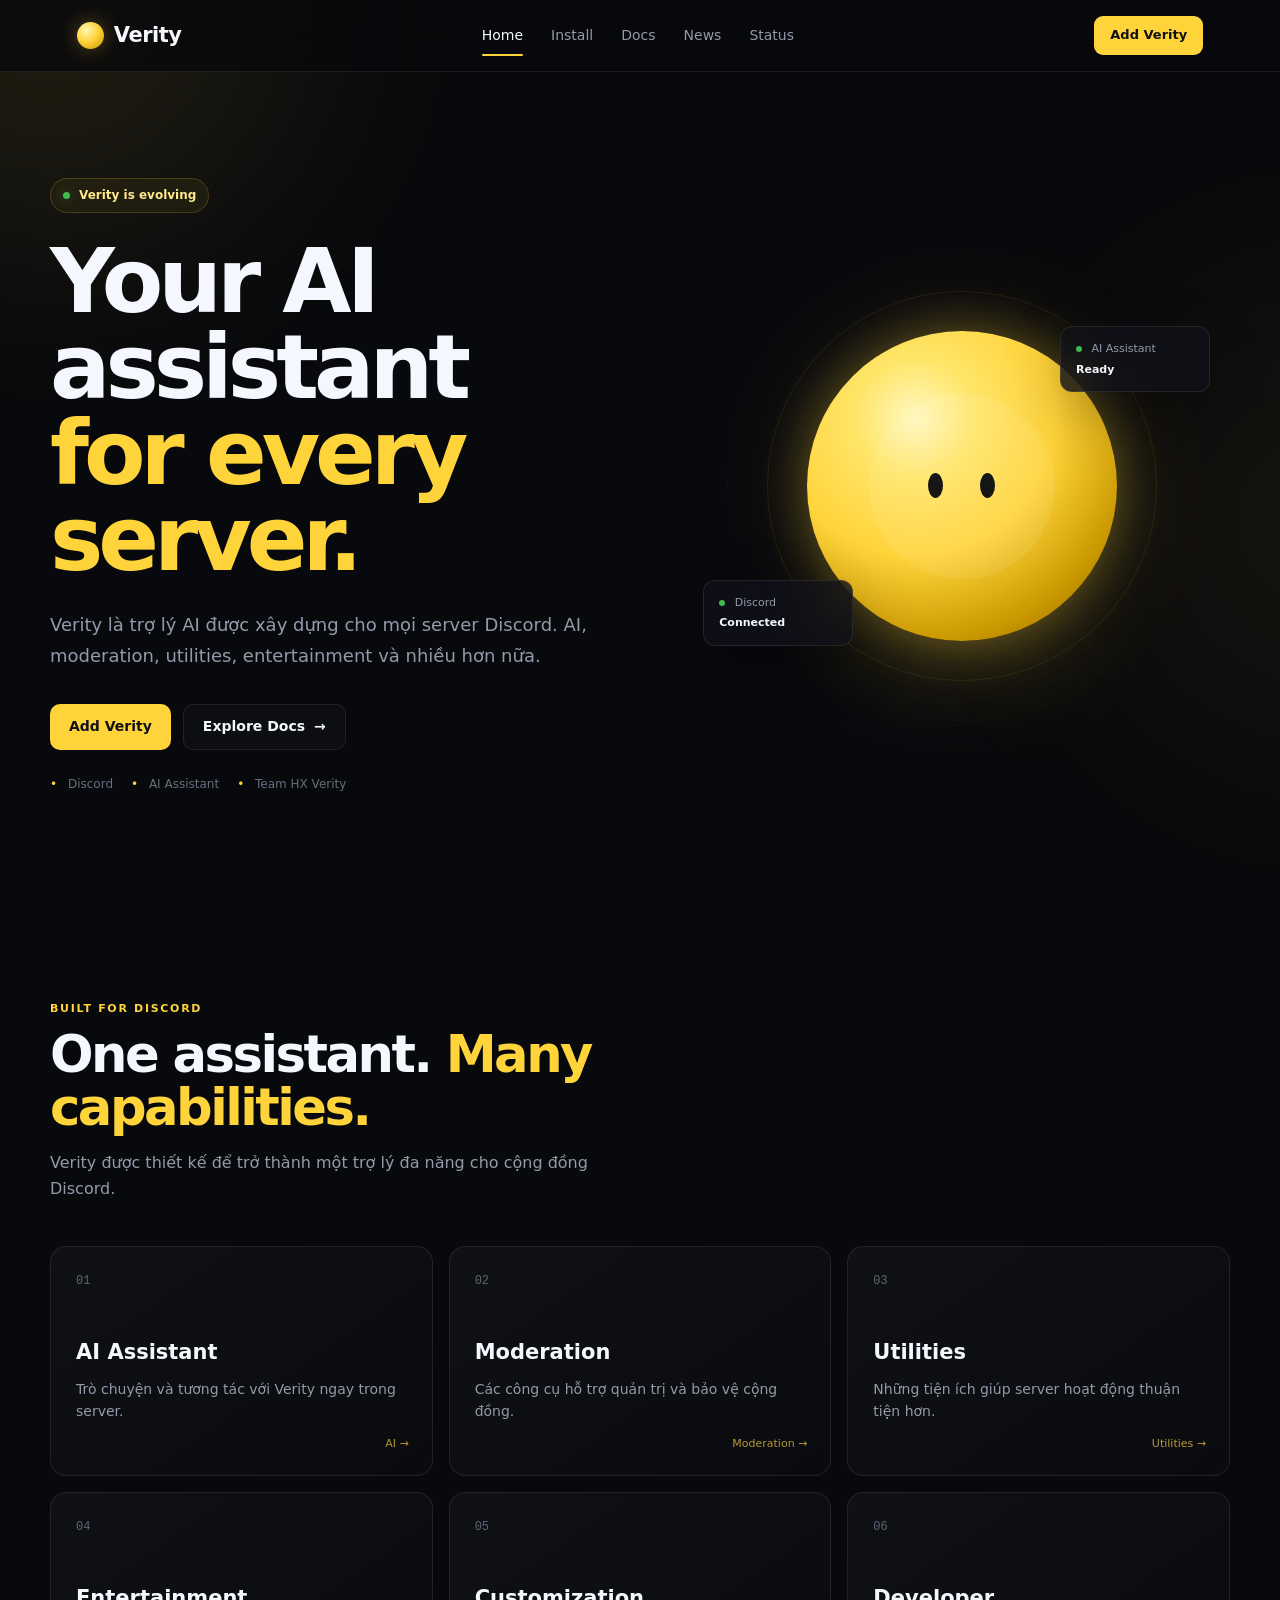
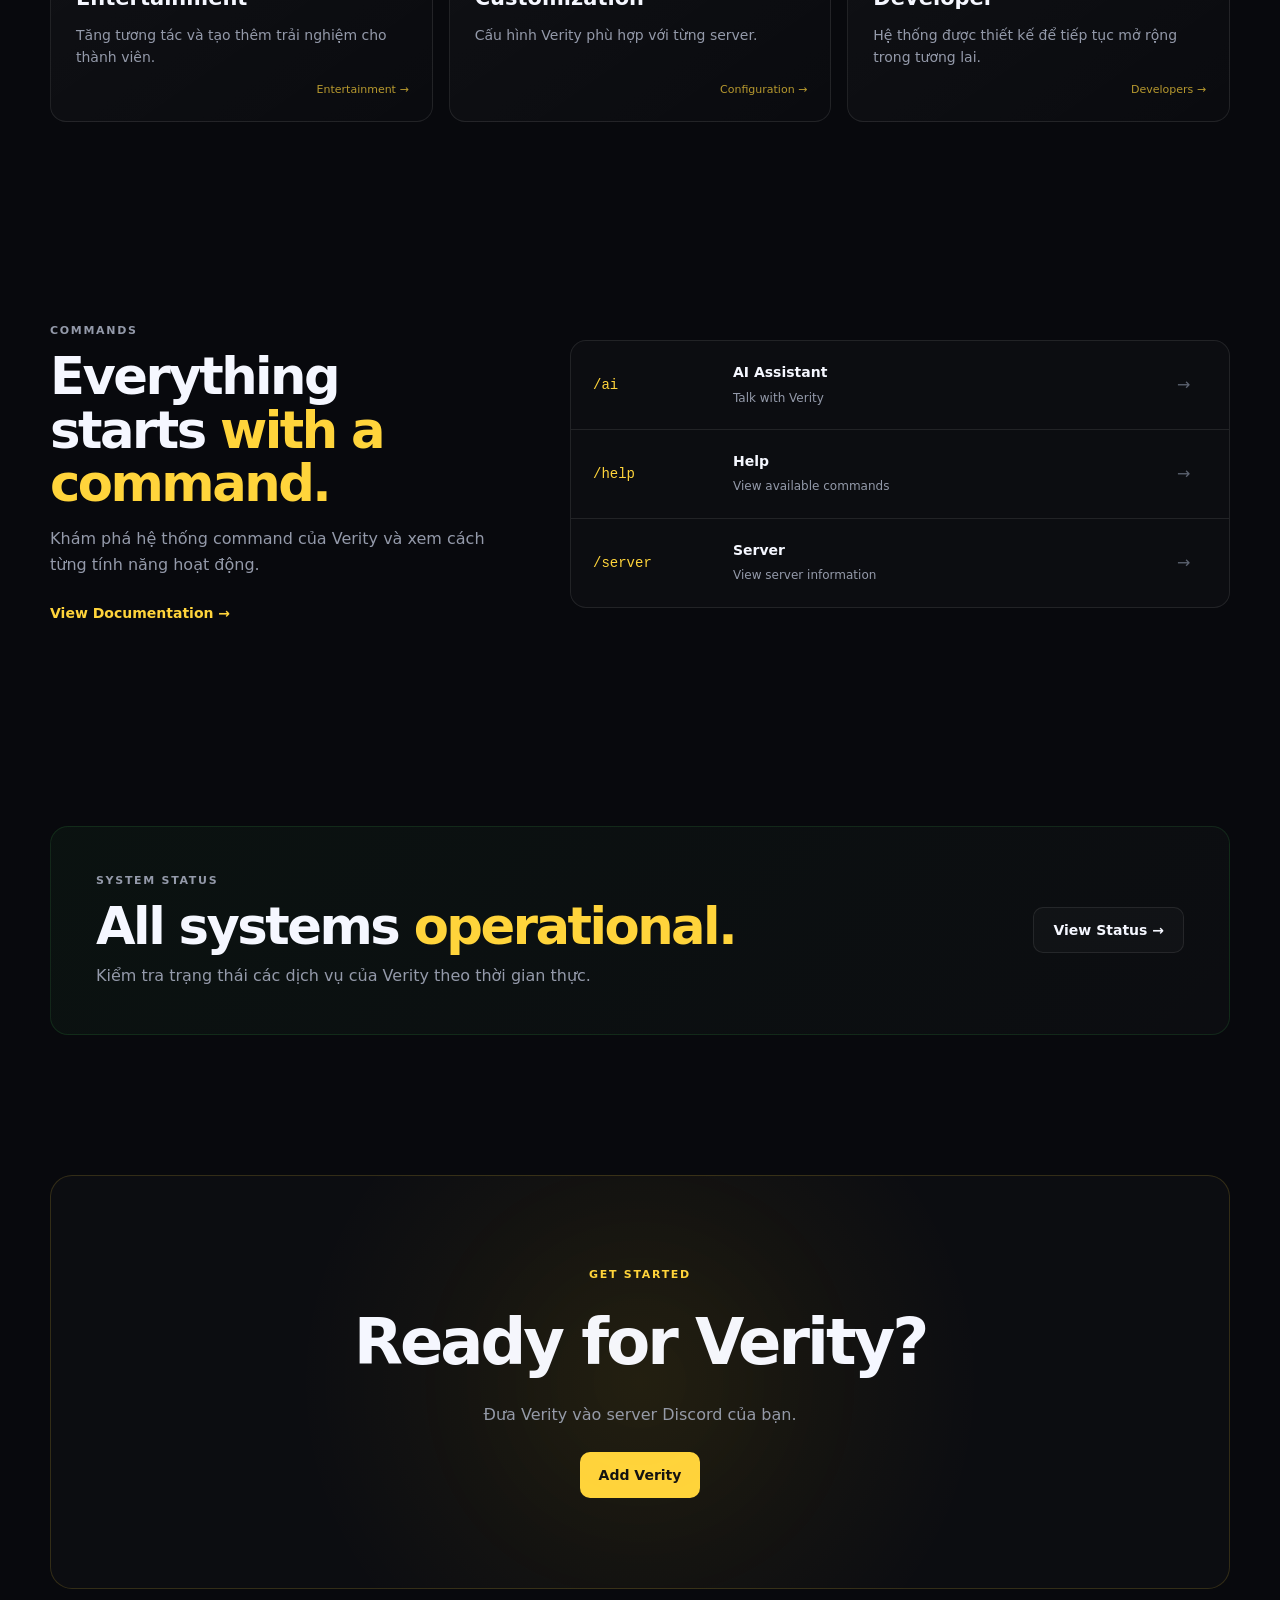
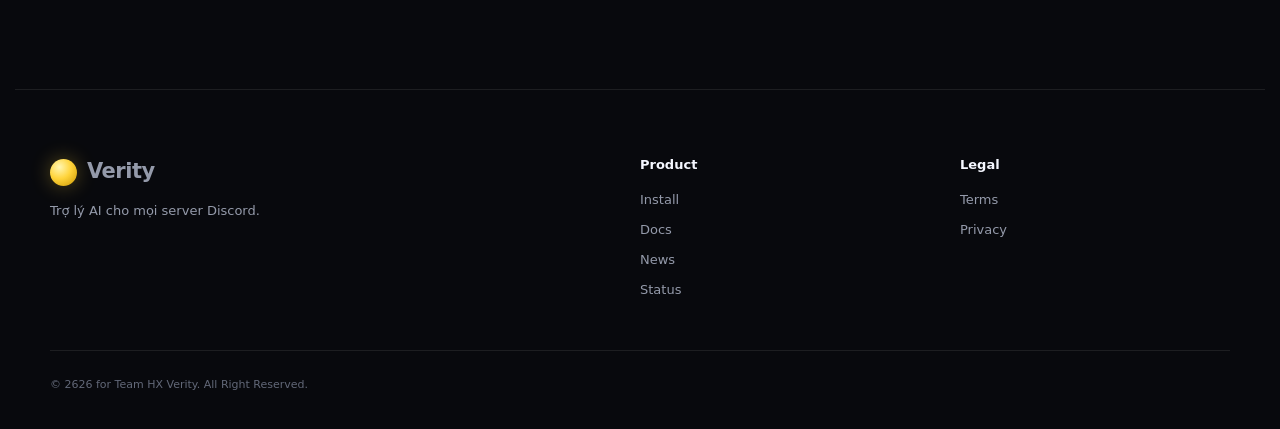
<file: index.html>
<!DOCTYPE html>
<html lang="vi">

<head>

    <meta charset="UTF-8">

    <meta
        name="viewport"
        content="width=device-width, initial-scale=1.0"
    >

    <meta
        name="description"
        content="Verity - Trợ lý AI cho mọi server Discord."
    >

    <title>Verity - AI Assistant for Every Server</title>

    <link
        rel="stylesheet"
        href="assets/css/style.css"
    >

</head>

<body>

<div class="page-glow glow-one"></div>
<div class="page-glow glow-two"></div>

<header class="navbar" id="navbar">

    <a href="index.html" class="brand">
        <span class="brand-orb"></span>
        Verity
    </a>

    <nav class="nav-links">

        <a href="index.html" class="active">
            Home
        </a>

        <a href="install.html">
            Install
        </a>

        <a href="docs.html">
            Docs
        </a>

        <a href="news.html">
            News
        </a>

        <a href="status.html">
            Status
        </a>

    </nav>

    <a
        href="install.html"
        class="nav-install"
    >
        Add Verity
    </a>

    <button
        class="mobile-menu"
        id="mobileMenu"
        aria-label="Open menu"
    >
        <span></span>
        <span></span>
        <span></span>
    </button>

</header>


<main>

<section class="hero">

    <div class="hero-copy reveal">

        <div class="status-pill">

            <span class="status-dot"></span>

            Verity is evolving

        </div>

        <h1>

            Your AI assistant

            <span>
                for every server.
            </span>

        </h1>

        <p class="hero-description">

            Verity là trợ lý AI được xây dựng
            cho mọi server Discord.

            AI, moderation, utilities,
            entertainment và nhiều hơn nữa.

        </p>

        <div class="hero-actions">

            <a
                href="install.html"
                class="button button-primary"
            >
                Add Verity
            </a>

            <a
                href="docs.html"
                class="button button-secondary"
            >
                Explore Docs
                <span>→</span>
            </a>

        </div>

        <div class="hero-meta">

            <span>
                Discord
            </span>

            <span>
                AI Assistant
            </span>

            <span>
                Team HX Verity
            </span>

        </div>

    </div>


    <div class="hero-visual reveal">

        <div class="orb-shadow"></div>

        <div class="verity-orb">

            <div class="orb-inner">

                <div class="orb-eye eye-left"></div>
                <div class="orb-eye eye-right"></div>

            </div>

        </div>

        <div class="orb-ring ring-one"></div>
        <div class="orb-ring ring-two"></div>

        <div class="floating-card card-top">

            <span class="mini-dot"></span>

            AI Assistant

            <strong>
                Ready
            </strong>

        </div>

        <div class="floating-card card-bottom">

            <span class="mini-dot"></span>

            Discord

            <strong>
                Connected
            </strong>

        </div>

    </div>

</section>


<section class="section intro-section">

    <div class="section-heading reveal">

        <p class="eyebrow">
            BUILT FOR DISCORD
        </p>

        <h2>
            One assistant.
            <span>Many capabilities.</span>
        </h2>

        <p>
            Verity được thiết kế để trở thành
            một trợ lý đa năng cho cộng đồng Discord.
        </p>

    </div>


    <div class="feature-grid">

        <article class="feature-card reveal">

            <span class="feature-number">
                01
            </span>

            <h3>
                AI Assistant
            </h3>

            <p>
                Trò chuyện và tương tác với
                Verity ngay trong server.
            </p>

            <span class="feature-link">
                AI →
            </span>

        </article>


        <article class="feature-card reveal">

            <span class="feature-number">
                02
            </span>

            <h3>
                Moderation
            </h3>

            <p>
                Các công cụ hỗ trợ quản trị
                và bảo vệ cộng đồng.
            </p>

            <span class="feature-link">
                Moderation →
            </span>

        </article>


        <article class="feature-card reveal">

            <span class="feature-number">
                03
            </span>

            <h3>
                Utilities
            </h3>

            <p>
                Những tiện ích giúp server
                hoạt động thuận tiện hơn.
            </p>

            <span class="feature-link">
                Utilities →
            </span>

        </article>


        <article class="feature-card reveal">

            <span class="feature-number">
                04
            </span>

            <h3>
                Entertainment
            </h3>

            <p>
                Tăng tương tác và tạo thêm
                trải nghiệm cho thành viên.
            </p>

            <span class="feature-link">
                Entertainment →
            </span>

        </article>


        <article class="feature-card reveal">

            <span class="feature-number">
                05
            </span>

            <h3>
                Customization
            </h3>

            <p>
                Cấu hình Verity phù hợp với
                từng server.
            </p>

            <span class="feature-link">
                Configuration →
            </span>

        </article>


        <article class="feature-card reveal">

            <span class="feature-number">
                06
            </span>

            <h3>
                Developer
            </h3>

            <p>
                Hệ thống được thiết kế để
                tiếp tục mở rộng trong tương lai.
            </p>

            <span class="feature-link">
                Developers →
            </span>

        </article>

    </div>

</section>


<section class="section command-section">

    <div class="command-intro reveal">

        <p class="eyebrow">
            COMMANDS
        </p>

        <h2>
            Everything starts
            <span>with a command.</span>
        </h2>

        <p>
            Khám phá hệ thống command của Verity
            và xem cách từng tính năng hoạt động.
        </p>

        <a
            href="docs.html"
            class="text-link"
        >
            View Documentation →
        </a>

    </div>


    <div class="command-list reveal">

        <div class="command-row">

            <code>
                /ai
            </code>

            <div>

                <strong>
                    AI Assistant
                </strong>

                <span>
                    Talk with Verity
                </span>

            </div>

            <span class="command-arrow">
                →
            </span>

        </div>


        <div class="command-row">

            <code>
                /help
            </code>

            <div>

                <strong>
                    Help
                </strong>

                <span>
                    View available commands
                </span>

            </div>

            <span class="command-arrow">
                →
            </span>

        </div>


        <div class="command-row">

            <code>
                /server
            </code>

            <div>

                <strong>
                    Server
                </strong>

                <span>
                    View server information
                </span>

            </div>

            <span class="command-arrow">
                →
            </span>

        </div>

    </div>

</section>


<section class="section status-preview">

    <div class="status-preview-inner reveal">

        <div>

            <p class="eyebrow">
                SYSTEM STATUS
            </p>

            <h2>
                All systems
                <span>operational.</span>
            </h2>

            <p>
                Kiểm tra trạng thái các dịch vụ
                của Verity theo thời gian thực.
            </p>

        </div>

        <a
            href="status.html"
            class="button button-secondary"
        >
            View Status →
        </a>

    </div>

</section>


<section class="section final-cta">

    <div class="cta-box reveal">

        <div class="cta-orb"></div>

        <p class="eyebrow">
            GET STARTED
        </p>

        <h2>
            Ready for Verity?
        </h2>

        <p>
            Đưa Verity vào server Discord của bạn.
        </p>

        <a
            href="install.html"
            class="button button-primary"
        >
            Add Verity
        </a>

    </div>

</section>

</main>


<footer class="footer">

    <div class="footer-brand">

        <a
            href="index.html"
            class="brand"
        >
            <span class="brand-orb"></span>
            Verity
        </a>

        <p>
            Trợ lý AI cho mọi server Discord.
        </p>

    </div>


    <div class="footer-column">

        <strong>
            Product
        </strong>

        <a href="install.html">
            Install
        </a>

        <a href="docs.html">
            Docs
        </a>

        <a href="news.html">
            News
        </a>

        <a href="status.html">
            Status
        </a>

    </div>


    <div class="footer-column">

        <strong>
            Legal
        </strong>

        <a href="terms.html">
            Terms
        </a>

        <a href="privacy.html">
            Privacy
        </a>

    </div>


    <div class="footer-bottom">

        © 2626 for Team HX Verity.
        All Right Reserved.

    </div>

</footer>


<script src="assets/js/main.js"></script>

</body>
</html>
</file>
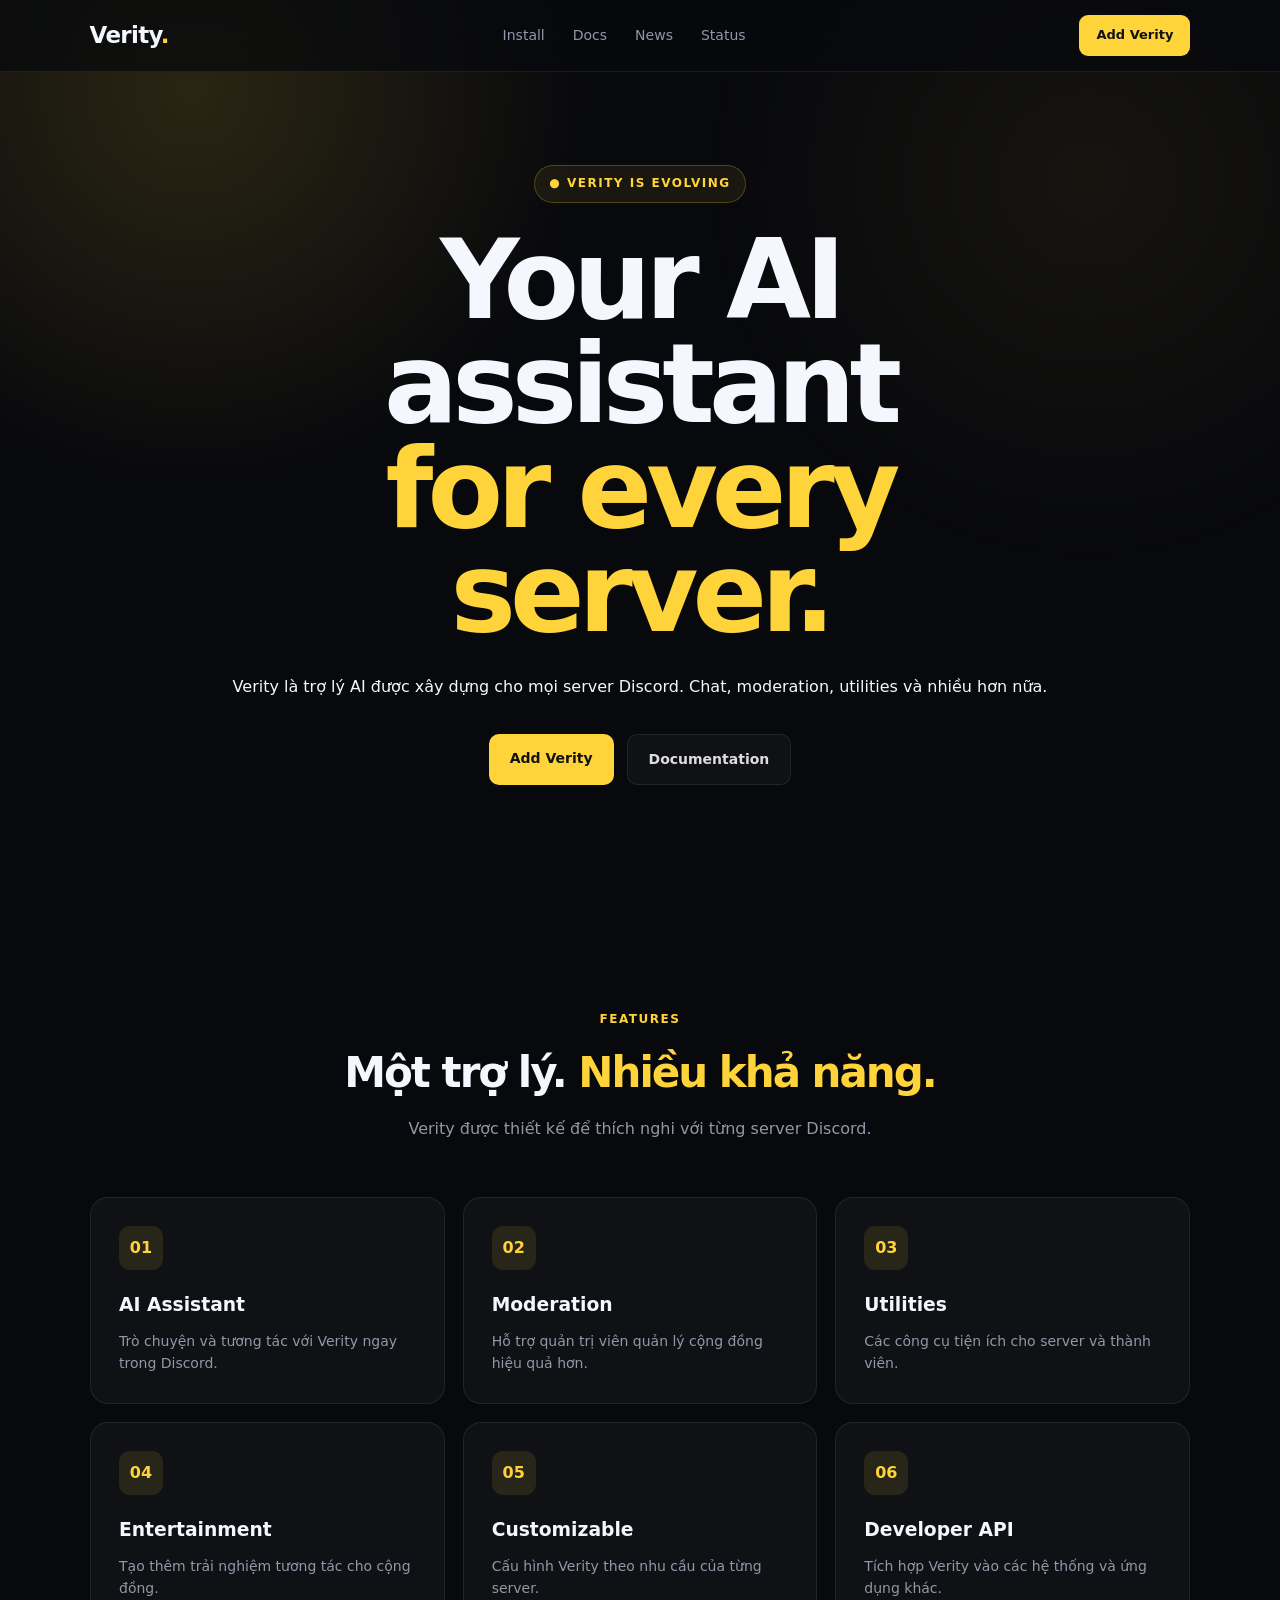
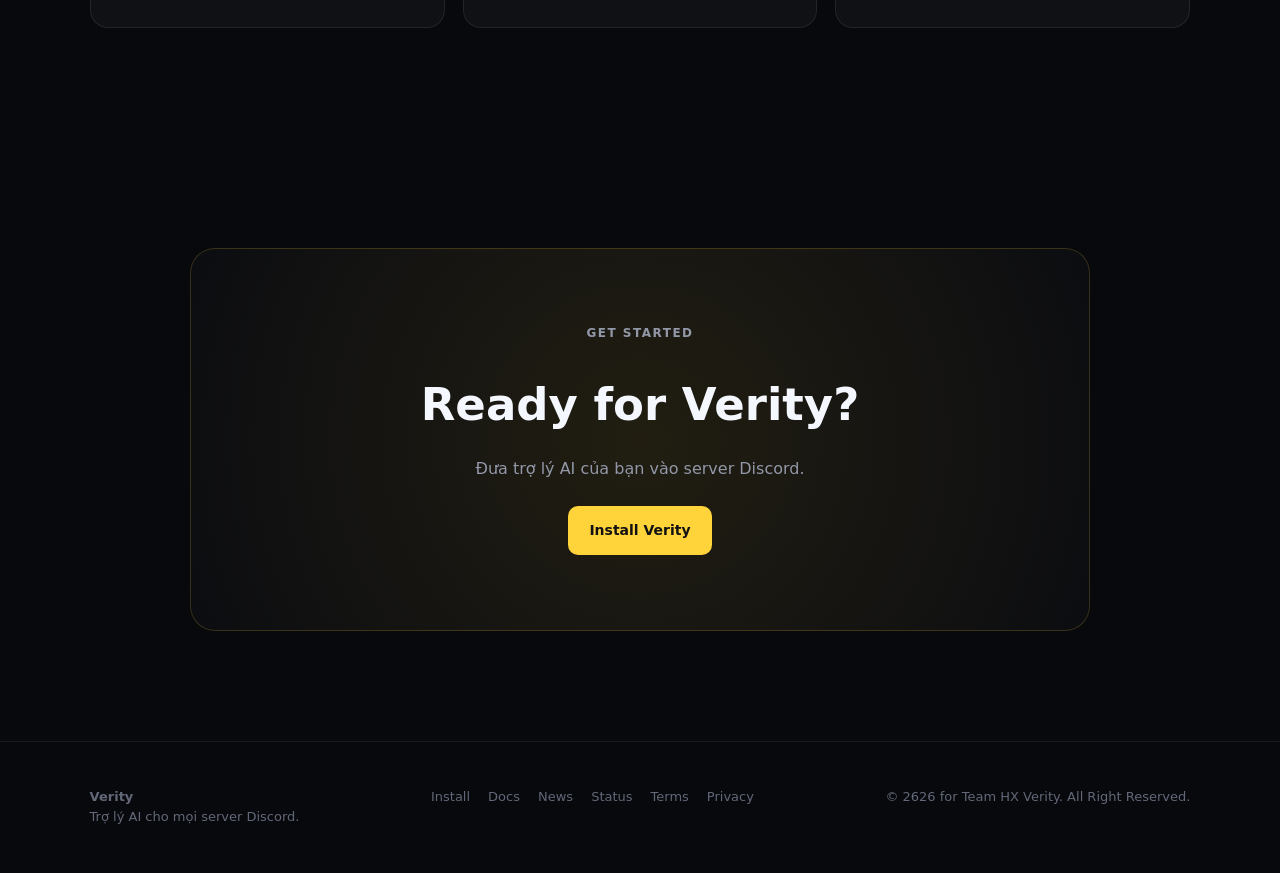
<file: .hx-verity-backup-20260815-161650/index.html>
<!DOCTYPE html>
<html lang="vi">

<head>
    <meta charset="UTF-8">

    <meta
        name="viewport"
        content="width=device-width, initial-scale=1.0"
    >

    <title>Verity | Trợ lý AI cho mọi server Discord</title>

    <meta
        name="description"
        content="Verity là trợ lý AI cho mọi server Discord."
    >

    <link rel="stylesheet" href="assets/css/style.css">
</head>

<body>

<header class="navbar">

    <a href="index.html" class="logo">
        Verity<span>.</span>
    </a>

    <nav>
        <a href="pages/install.html">Install</a>
        <a href="pages/docs.html">Docs</a>
        <a href="pages/news.html">News</a>
        <a href="pages/status.html">Status</a>
    </nav>

    <a href="pages/install.html" class="nav-button">
        Add Verity
    </a>

</header>


<main>

<section class="hero">

    <div class="hero-content reveal">

        <div class="badge">
            ● Verity is evolving
        </div>

        <h1>
            Your AI assistant
            <br>
            <span>for every server.</span>
        </h1>

        <p>
            Verity là trợ lý AI được xây dựng cho
            mọi server Discord.
            Chat, moderation, utilities và nhiều hơn nữa.
        </p>

        <div class="hero-buttons">

            <a
                href="pages/install.html"
                class="button primary"
            >
                Add Verity
            </a>

            <a
                href="pages/docs.html"
                class="button secondary"
            >
                Documentation
            </a>

        </div>

    </div>

</section>


<section class="section" id="features">

    <div class="section-header reveal">

        <p class="eyebrow">
            FEATURES
        </p>

        <h2>
            Một trợ lý.
            <span>Nhiều khả năng.</span>
        </h2>

        <p>
            Verity được thiết kế để thích nghi
            với từng server Discord.
        </p>

    </div>


    <div class="feature-grid">

        <article class="card reveal">

            <div class="card-icon">
                01
            </div>

            <h3>
                AI Assistant
            </h3>

            <p>
                Trò chuyện và tương tác với Verity
                ngay trong Discord.
            </p>

        </article>


        <article class="card reveal">

            <div class="card-icon">
                02
            </div>

            <h3>
                Moderation
            </h3>

            <p>
                Hỗ trợ quản trị viên quản lý
                cộng đồng hiệu quả hơn.
            </p>

        </article>


        <article class="card reveal">

            <div class="card-icon">
                03
            </div>

            <h3>
                Utilities
            </h3>

            <p>
                Các công cụ tiện ích cho
                server và thành viên.
            </p>

        </article>


        <article class="card reveal">

            <div class="card-icon">
                04
            </div>

            <h3>
                Entertainment
            </h3>

            <p>
                Tạo thêm trải nghiệm tương tác
                cho cộng đồng.
            </p>

        </article>


        <article class="card reveal">

            <div class="card-icon">
                05
            </div>

            <h3>
                Customizable
            </h3>

            <p>
                Cấu hình Verity theo nhu cầu
                của từng server.
            </p>

        </article>


        <article class="card reveal">

            <div class="card-icon">
                06
            </div>

            <h3>
                Developer API
            </h3>

            <p>
                Tích hợp Verity vào các hệ thống
                và ứng dụng khác.
            </p>

        </article>

    </div>

</section>


<section class="section">

    <div class="cta reveal">

        <p class="eyebrow">
            GET STARTED
        </p>

        <h2>
            Ready for Verity?
        </h2>

        <p>
            Đưa trợ lý AI của bạn vào server Discord.
        </p>

        <a
            href="pages/install.html"
            class="button primary"
        >
            Install Verity
        </a>

    </div>

</section>

</main>


<footer>

    <div>
        <strong>Verity</strong>
        <p>
            Trợ lý AI cho mọi server Discord.
        </p>
    </div>

    <div class="footer-links">

        <a href="pages/install.html">
            Install
        </a>

        <a href="pages/docs.html">
            Docs
        </a>

        <a href="pages/news.html">
            News
        </a>

        <a href="pages/status.html">
            Status
        </a>

        <a href="pages/legal/terms.html">
            Terms
        </a>

        <a href="pages/legal/privacy.html">
            Privacy
        </a>

    </div>

    <div class="copyright">
        © 2626 for Team HX Verity.
        All Right Reserved.
    </div>

</footer>


<script src="assets/js/main.js"></script>

</body>
</html>
</file>
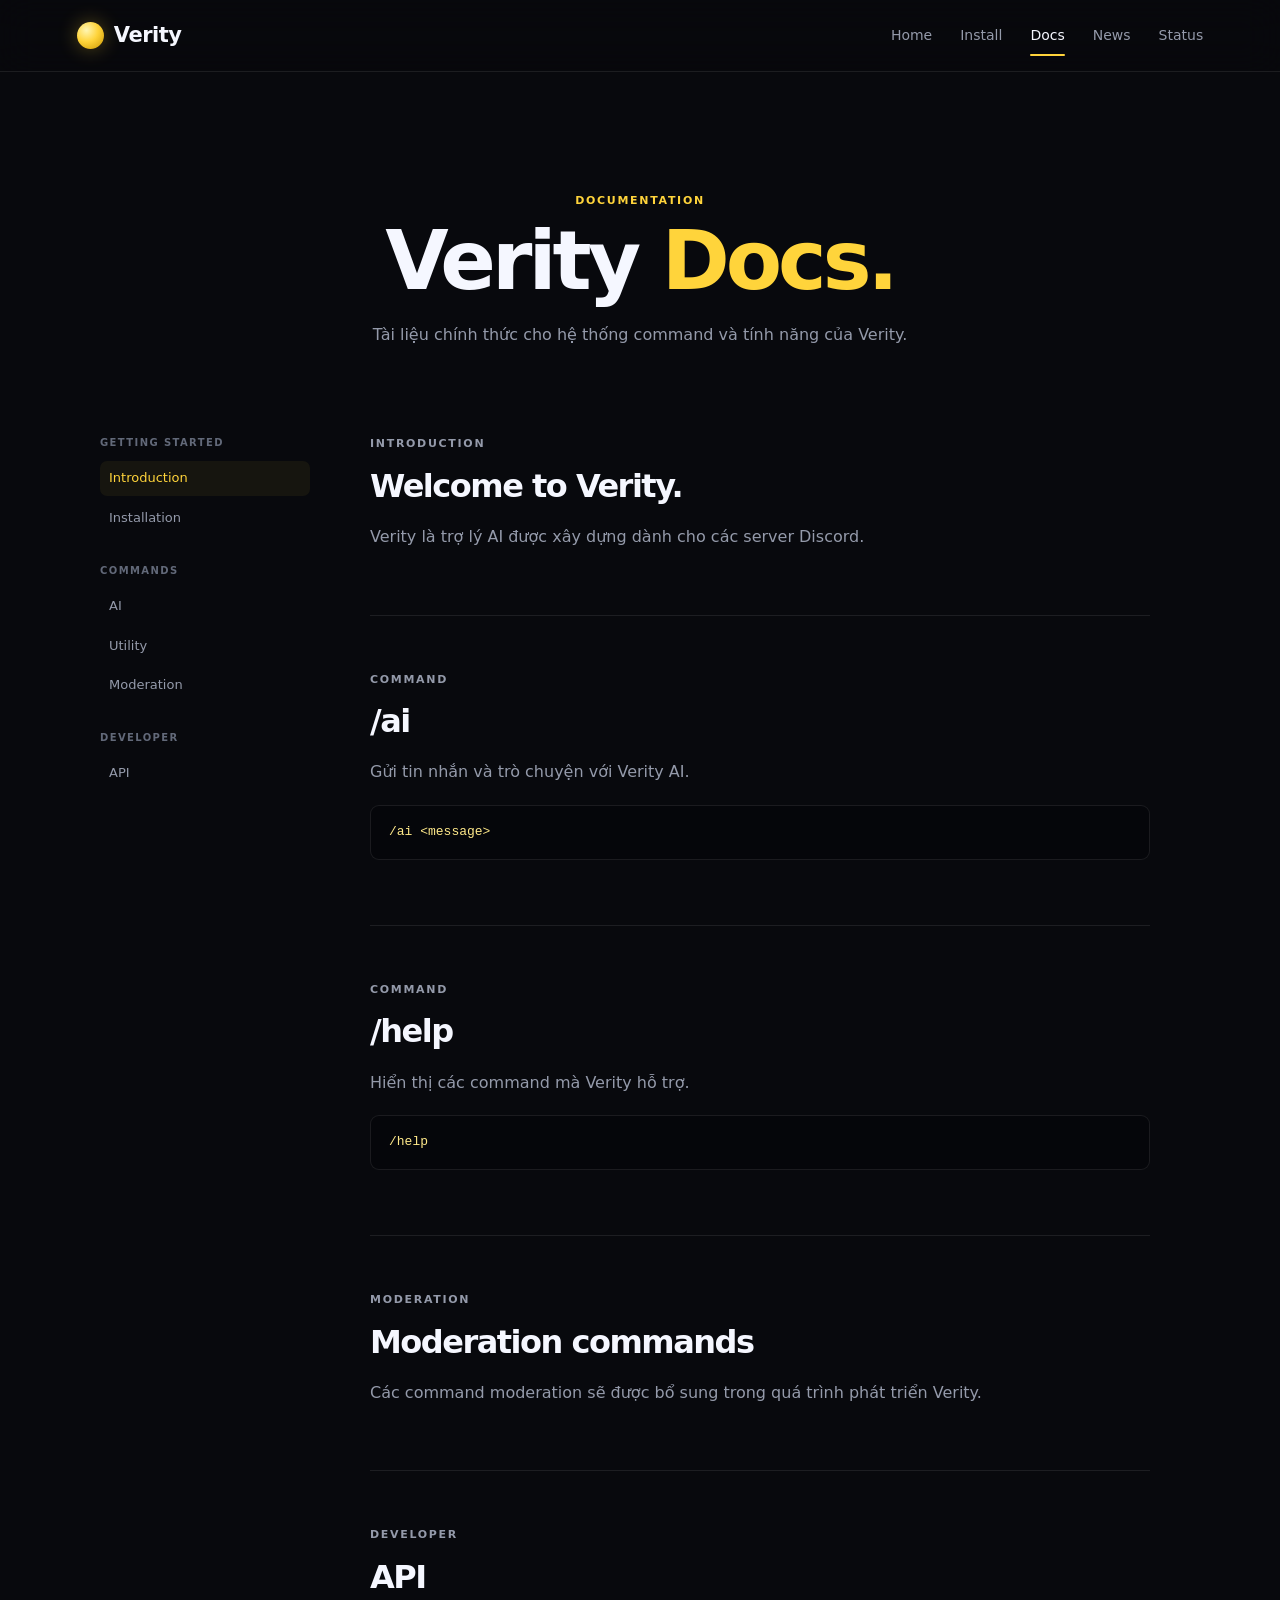
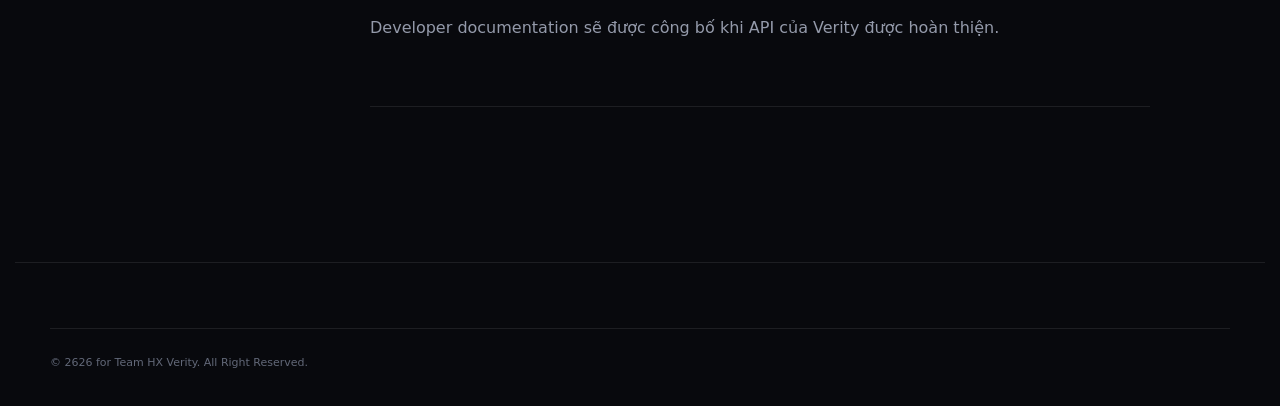
<file: docs.html>
<!DOCTYPE html>
<html lang="vi">

<head>

<meta charset="UTF-8">

<meta
    name="viewport"
    content="width=device-width, initial-scale=1.0"
>

<title>Docs | Verity</title>

<link
    rel="stylesheet"
    href="assets/css/style.css"
>

</head>

<body>

<header class="navbar">

<a href="index.html" class="brand">
    <span class="brand-orb"></span>
    Verity
</a>

<nav class="nav-links">

<a href="index.html">Home</a>
<a href="install.html">Install</a>
<a href="docs.html" class="active">Docs</a>
<a href="news.html">News</a>
<a href="status.html">Status</a>

</nav>

</header>


<main>

<section class="page-header docs-header reveal">

<p class="eyebrow">
    DOCUMENTATION
</p>

<h1>
    Verity
    <span>Docs.</span>
</h1>

<p>
    Tài liệu chính thức cho hệ thống command
    và tính năng của Verity.
</p>

</section>


<section class="docs-layout">

<aside class="docs-sidebar">

<strong>
    GETTING STARTED
</strong>

<a class="selected" href="#introduction">
    Introduction
</a>

<a href="#installation">
    Installation
</a>

<strong>
    COMMANDS
</strong>

<a href="#ai">
    AI
</a>

<a href="#utility">
    Utility
</a>

<a href="#moderation">
    Moderation
</a>

<strong>
    DEVELOPER
</strong>

<a href="#api">
    API
</a>

</aside>


<section class="docs-content">

<article id="introduction" class="doc-block">

<p class="eyebrow">
    INTRODUCTION
</p>

<h2>
    Welcome to Verity.
</h2>

<p>
    Verity là trợ lý AI được xây dựng
    dành cho các server Discord.
</p>

</article>


<article id="ai" class="doc-block">

<p class="eyebrow">
    COMMAND
</p>

<h2>
    /ai
</h2>

<p>
    Gửi tin nhắn và trò chuyện với Verity AI.
</p>

<div class="code-box">
    /ai &lt;message&gt;
</div>

</article>


<article id="utility" class="doc-block">

<p class="eyebrow">
    COMMAND
</p>

<h2>
    /help
</h2>

<p>
    Hiển thị các command mà Verity hỗ trợ.
</p>

<div class="code-box">
    /help
</div>

</article>


<article id="moderation" class="doc-block">

<p class="eyebrow">
    MODERATION
</p>

<h2>
    Moderation commands
</h2>

<p>
    Các command moderation sẽ được bổ sung
    trong quá trình phát triển Verity.
</p>

</article>


<article id="api" class="doc-block">

<p class="eyebrow">
    DEVELOPER
</p>

<h2>
    API
</h2>

<p>
    Developer documentation sẽ được công bố
    khi API của Verity được hoàn thiện.
</p>

</article>

</section>

</section>

</main>


<footer class="footer">

<div class="footer-bottom">
© 2626 for Team HX Verity. All Right Reserved.
</div>

</footer>

<script src="assets/js/main.js"></script>

</body>
</html>
</file>
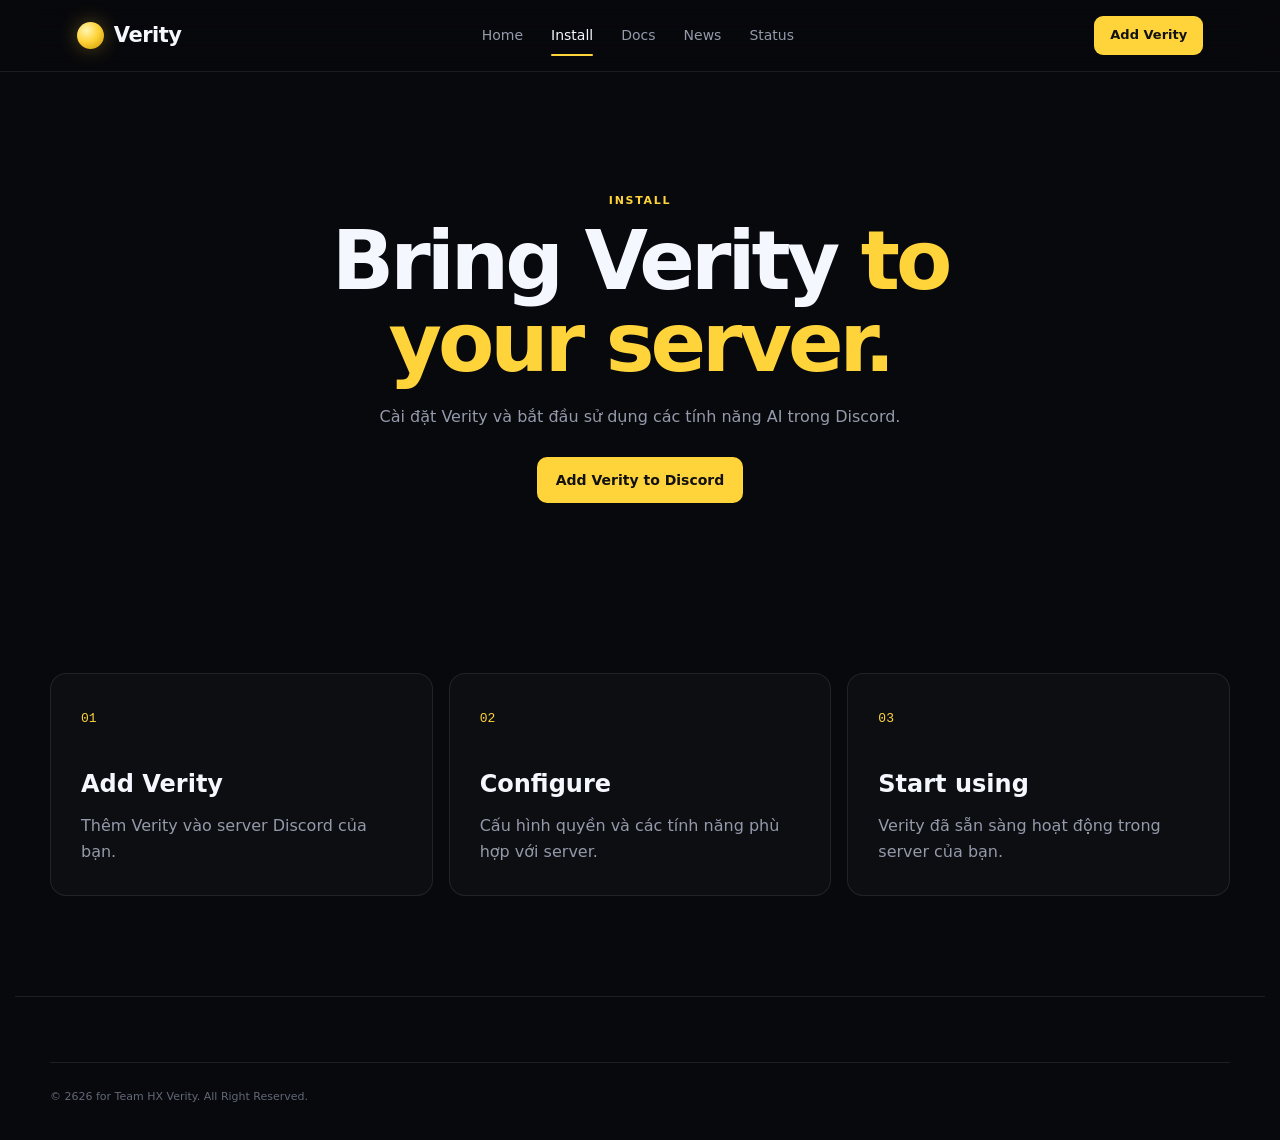
<file: install.html>
<!DOCTYPE html>
<html lang="vi">

<head>

<meta charset="UTF-8">

<meta
    name="viewport"
    content="width=device-width, initial-scale=1.0"
>

<title>Install | Verity</title>

<link
    rel="stylesheet"
    href="assets/css/style.css"
>

</head>

<body>

<header class="navbar">

<a href="index.html" class="brand">
    <span class="brand-orb"></span>
    Verity
</a>

<nav class="nav-links">

<a href="index.html">Home</a>
<a href="install.html" class="active">Install</a>
<a href="docs.html">Docs</a>
<a href="news.html">News</a>
<a href="status.html">Status</a>

</nav>

<a href="#" class="nav-install">
    Add Verity
</a>

</header>


<main>

<section class="page-header reveal">

<p class="eyebrow">
    INSTALL
</p>

<h1>
    Bring Verity
    <span>to your server.</span>
</h1>

<p>
    Cài đặt Verity và bắt đầu sử dụng
    các tính năng AI trong Discord.
</p>

<a
    href="#"
    class="button button-primary"
>
    Add Verity to Discord
</a>

</section>


<section class="section">

<div class="steps-grid">

<article class="step-card reveal">

<span>
    01
</span>

<h2>
    Add Verity
</h2>

<p>
    Thêm Verity vào server Discord
    của bạn.
</p>

</article>


<article class="step-card reveal">

<span>
    02
</span>

<h2>
    Configure
</h2>

<p>
    Cấu hình quyền và các tính năng
    phù hợp với server.
</p>

</article>


<article class="step-card reveal">

<span>
    03
</span>

<h2>
    Start using
</h2>

<p>
    Verity đã sẵn sàng hoạt động
    trong server của bạn.
</p>

</article>

</div>

</section>

</main>


<footer class="footer">

<div class="footer-bottom">
© 2626 for Team HX Verity. All Right Reserved.
</div>

</footer>

<script src="assets/js/main.js"></script>

</body>
</html>
</file>
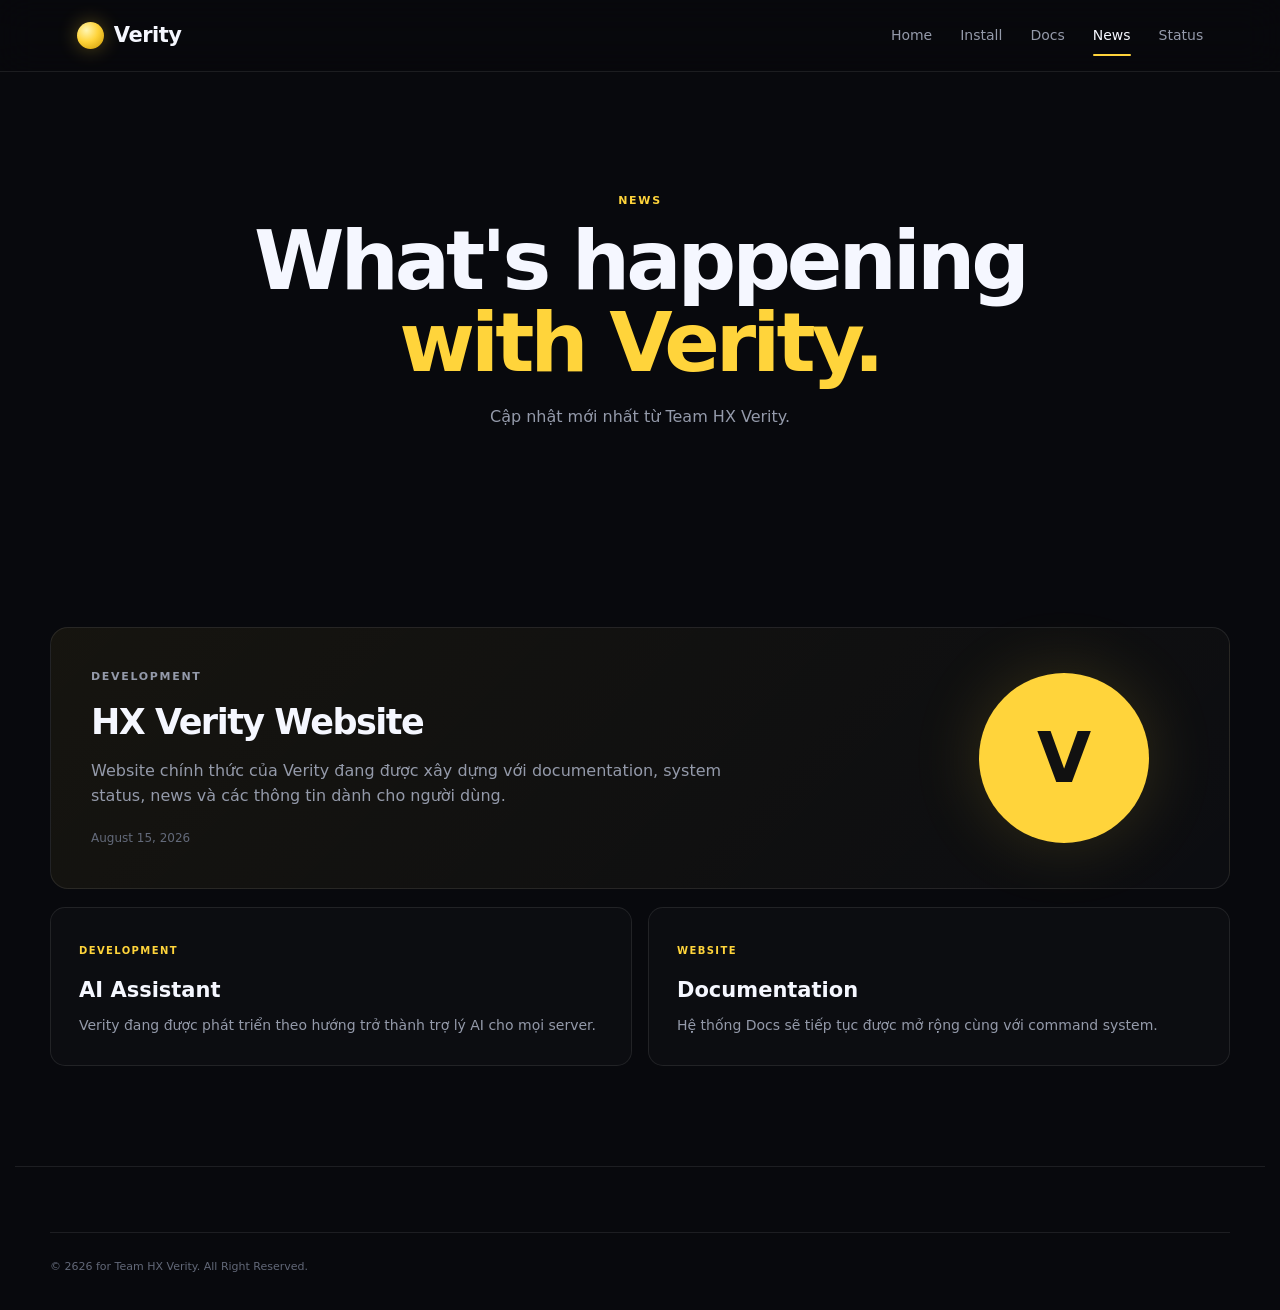
<file: news.html>
<!DOCTYPE html>
<html lang="vi">

<head>

<meta charset="UTF-8">

<meta
    name="viewport"
    content="width=device-width, initial-scale=1.0"
>

<title>News | Verity</title>

<link
    rel="stylesheet"
    href="assets/css/style.css"
>

</head>

<body>

<header class="navbar">

<a href="index.html" class="brand">
    <span class="brand-orb"></span>
    Verity
</a>

<nav class="nav-links">

<a href="index.html">Home</a>
<a href="install.html">Install</a>
<a href="docs.html">Docs</a>
<a href="news.html" class="active">News</a>
<a href="status.html">Status</a>

</nav>

</header>


<main>

<section class="page-header reveal">

<p class="eyebrow">
    NEWS
</p>

<h1>
    What's happening
    <span>with Verity.</span>
</h1>

<p>
    Cập nhật mới nhất từ Team HX Verity.
</p>

</section>


<section class="section">

<div class="news-feature reveal">

<div>

<p class="eyebrow">
    DEVELOPMENT
</p>

<h2>
    HX Verity Website
</h2>

<p>
    Website chính thức của Verity đang được
    xây dựng với documentation, system status,
    news và các thông tin dành cho người dùng.
</p>

<span class="news-date">
    August 15, 2026
</span>

</div>

<div class="news-feature-mark">
    V
</div>

</div>


<div class="news-grid">

<article class="news-card reveal">

<span>
    DEVELOPMENT
</span>

<h3>
    AI Assistant
</h3>

<p>
    Verity đang được phát triển theo hướng
    trở thành trợ lý AI cho mọi server.
</p>

</article>


<article class="news-card reveal">

<span>
    WEBSITE
</span>

<h3>
    Documentation
</h3>

<p>
    Hệ thống Docs sẽ tiếp tục được mở rộng
    cùng với command system.
</p>

</article>

</div>

</section>

</main>


<footer class="footer">

<div class="footer-bottom">
© 2626 for Team HX Verity. All Right Reserved.
</div>

</footer>

<script src="assets/js/main.js"></script>

</body>
</html>
</file>
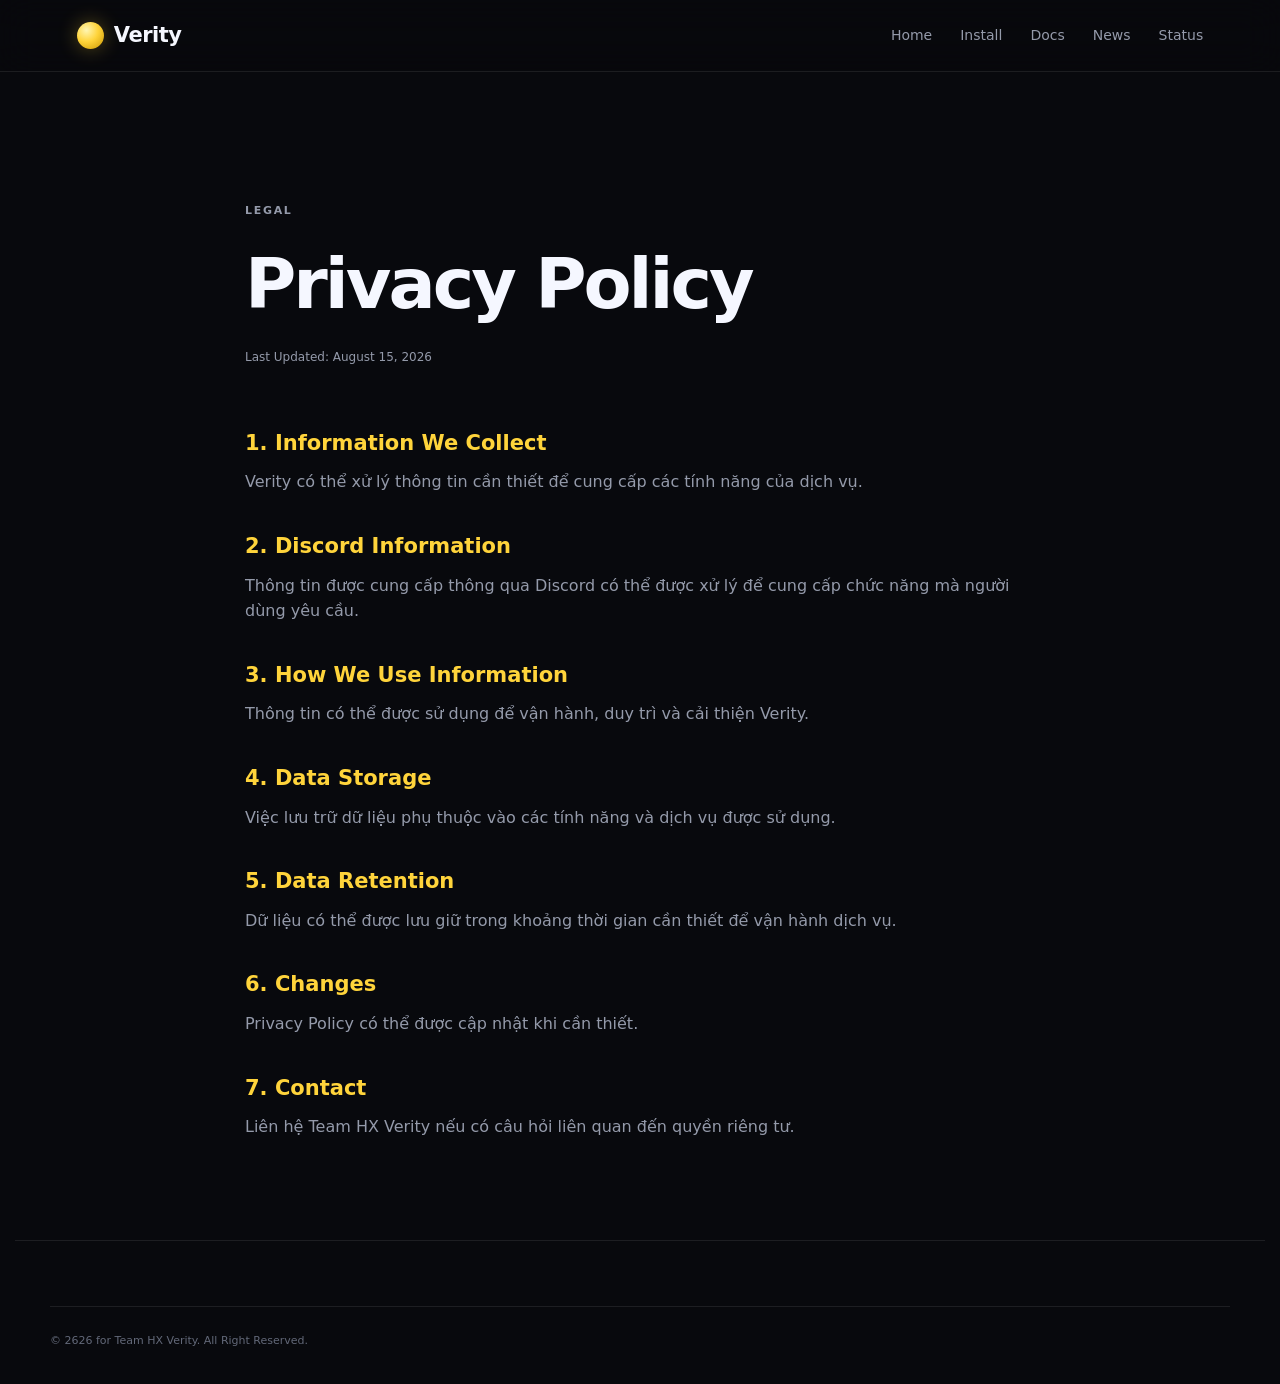
<file: privacy.html>
<!DOCTYPE html>
<html lang="vi">

<head>

<meta charset="UTF-8">

<meta
    name="viewport"
    content="width=device-width, initial-scale=1.0"
>

<title>Privacy Policy | Verity</title>

<link
    rel="stylesheet"
    href="assets/css/style.css"
>

</head>

<body>

<header class="navbar">

<a href="index.html" class="brand">
    <span class="brand-orb"></span>
    Verity
</a>

<nav class="nav-links">

<a href="index.html">Home</a>
<a href="install.html">Install</a>
<a href="docs.html">Docs</a>
<a href="news.html">News</a>
<a href="status.html">Status</a>

</nav>

</header>


<main>

<section class="legal-page">

<p class="eyebrow">
    LEGAL
</p>

<h1>
    Privacy Policy
</h1>

<p class="legal-updated">
    Last Updated: August 15, 2026
</p>


<h2>
    1. Information We Collect
</h2>

<p>
    Verity có thể xử lý thông tin cần thiết
    để cung cấp các tính năng của dịch vụ.
</p>


<h2>
    2. Discord Information
</h2>

<p>
    Thông tin được cung cấp thông qua Discord
    có thể được xử lý để cung cấp chức năng
    mà người dùng yêu cầu.
</p>


<h2>
    3. How We Use Information
</h2>

<p>
    Thông tin có thể được sử dụng để vận hành,
    duy trì và cải thiện Verity.
</p>


<h2>
    4. Data Storage
</h2>

<p>
    Việc lưu trữ dữ liệu phụ thuộc vào các
    tính năng và dịch vụ được sử dụng.
</p>


<h2>
    5. Data Retention
</h2>

<p>
    Dữ liệu có thể được lưu giữ trong khoảng
    thời gian cần thiết để vận hành dịch vụ.
</p>


<h2>
    6. Changes
</h2>

<p>
    Privacy Policy có thể được cập nhật
    khi cần thiết.
</p>


<h2>
    7. Contact
</h2>

<p>
    Liên hệ Team HX Verity nếu có câu hỏi
    liên quan đến quyền riêng tư.
</p>

</section>

</main>


<footer class="footer">

<div class="footer-bottom">
© 2626 for Team HX Verity. All Right Reserved.
</div>

</footer>

</body>
</html>
</file>
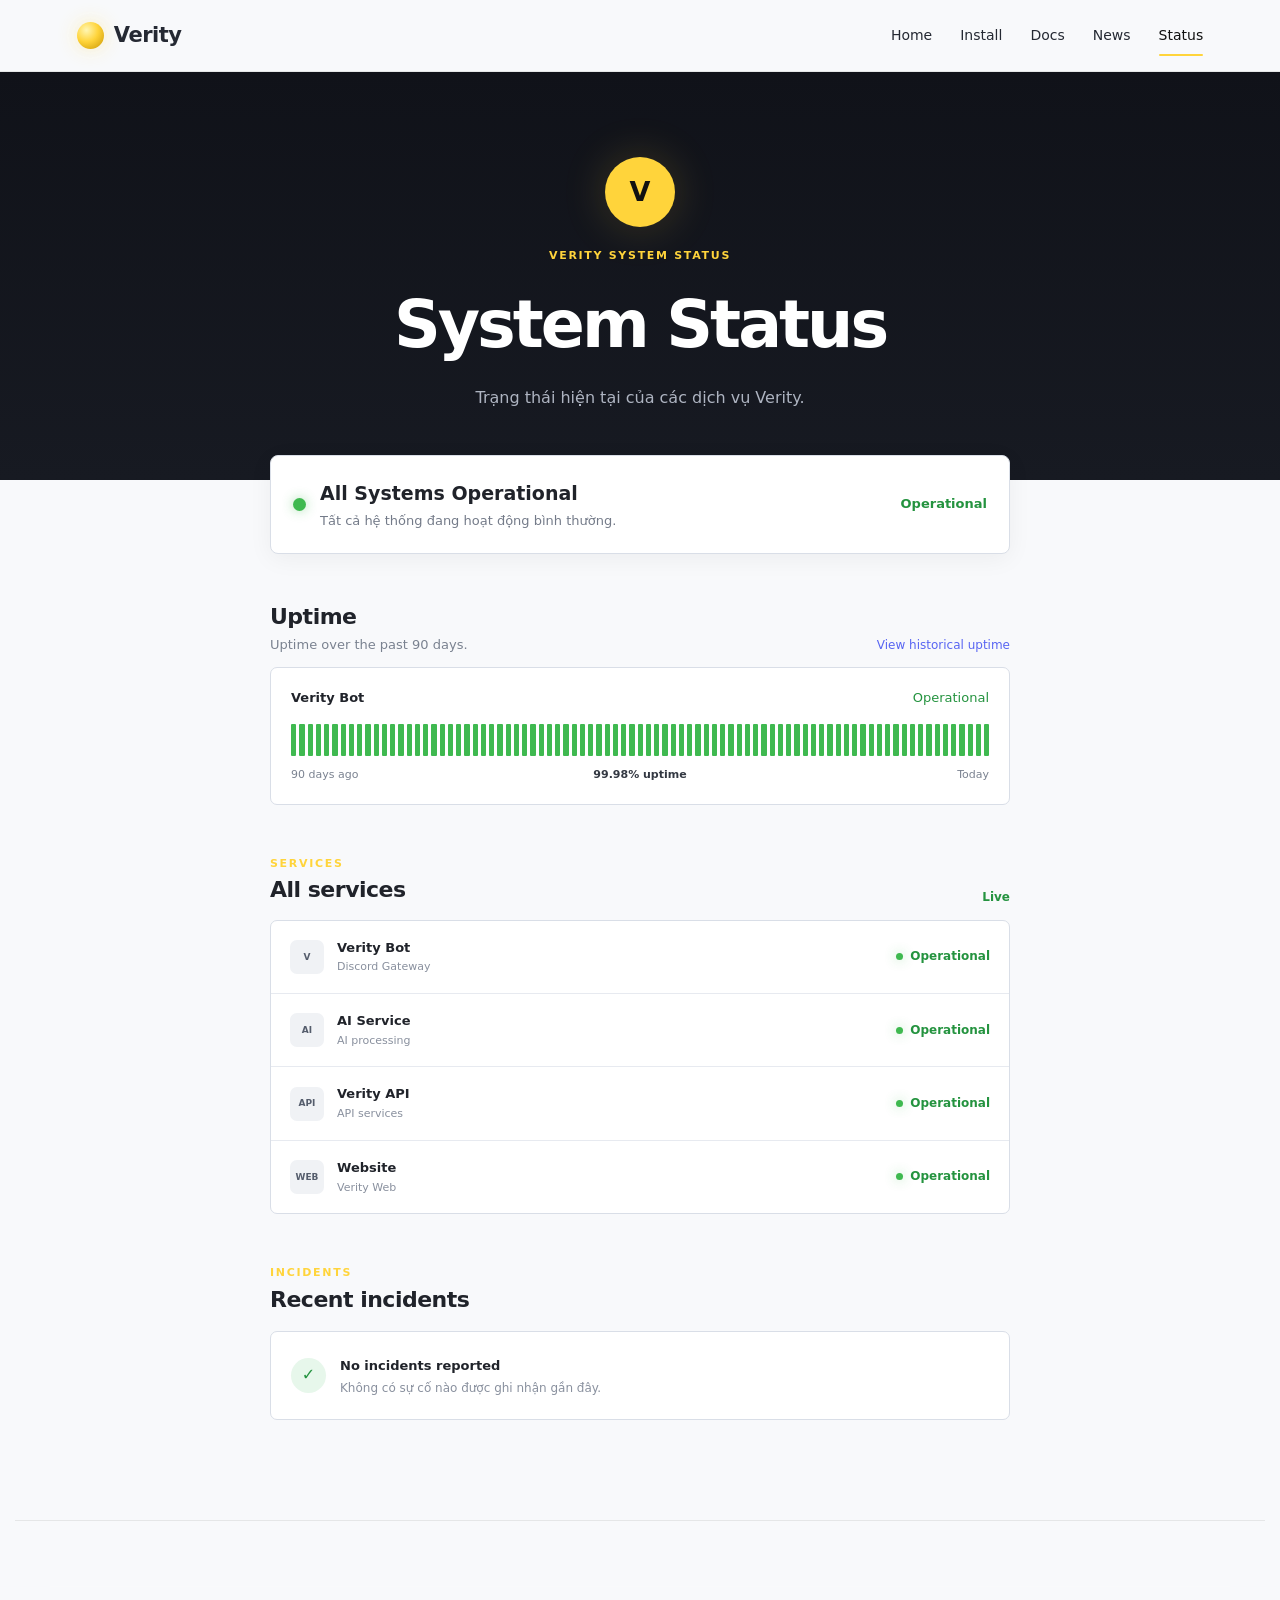
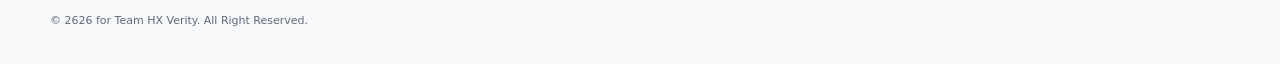
<file: status.html>
<!DOCTYPE html>
<html lang="vi">

<head>

<meta charset="UTF-8">

<meta
    name="viewport"
    content="width=device-width, initial-scale=1.0"
>

<title>Status | Verity</title>

<link
    rel="stylesheet"
    href="assets/css/style.css"
>

</head>

<body class="status-page">

<header class="navbar">

<a href="index.html" class="brand">
    <span class="brand-orb"></span>
    Verity
</a>

<nav class="nav-links">

<a href="index.html">Home</a>
<a href="install.html">Install</a>
<a href="docs.html">Docs</a>
<a href="news.html">News</a>
<a href="status.html" class="active">Status</a>

</nav>

</header>


<main>

<section class="status-hero">

<div class="status-brand-mark">

    <div class="status-orb">
        V
    </div>

</div>

<p class="eyebrow">
    VERITY SYSTEM STATUS
</p>

<h1>
    System Status
</h1>

<p>
    Trạng thái hiện tại của các dịch vụ Verity.
</p>

</section>


<section class="status-container">

<div class="overall-status">

<div class="overall-left">

<span class="big-status-dot"></span>

<div>

<h2>
    All Systems Operational
</h2>

<p>
    Tất cả hệ thống đang hoạt động bình thường.
</p>

</div>

</div>

<span class="status-label">
    Operational
</span>

</div>


<div class="uptime-section">

<div class="uptime-header">

<div>

<h2>
    Uptime
</h2>

<p>
    Uptime over the past 90 days.
</p>

</div>

<a href="#">
    View historical uptime
</a>

</div>


<div class="uptime-card">

<div class="uptime-card-header">

<strong>
    Verity Bot
</strong>

<span>
    Operational
</span>

</div>


<div
    class="uptime-bars"
    id="uptimeBars"
></div>


<div class="uptime-footer">

<span>
    90 days ago
</span>

<strong>
    99.98% uptime
</strong>

<span>
    Today
</span>

</div>

</div>

</div>


<div class="services-section">

<div class="section-title-row">

<div>

<p class="eyebrow">
    SERVICES
</p>

<h2>
    All services
</h2>

</div>

<span>
    Live
</span>

</div>


<div class="service-list">


<div class="service-row">

<div class="service-info">

<div class="service-icon">
    V
</div>

<div>

<strong>
    Verity Bot
</strong>

<span>
    Discord Gateway
</span>

</div>

</div>

<div class="service-status">

<span class="service-dot"></span>

Operational

</div>

</div>


<div class="service-row">

<div class="service-info">

<div class="service-icon">
    AI
</div>

<div>

<strong>
    AI Service
</strong>

<span>
    AI processing
</span>

</div>

</div>

<div class="service-status">

<span class="service-dot"></span>

Operational

</div>

</div>


<div class="service-row">

<div class="service-info">

<div class="service-icon">
    API
</div>

<div>

<strong>
    Verity API
</strong>

<span>
    API services
</span>

</div>

</div>

<div class="service-status">

<span class="service-dot"></span>

Operational

</div>

</div>


<div class="service-row">

<div class="service-info">

<div class="service-icon">
    WEB
</div>

<div>

<strong>
    Website
</strong>

<span>
    Verity Web
</span>

</div>

</div>

<div class="service-status">

<span class="service-dot"></span>

Operational

</div>

</div>


</div>

</div>


<div class="incidents-section">

<p class="eyebrow">
    INCIDENTS
</p>

<h2>
    Recent incidents
</h2>

<div class="no-incidents">

<span>
    ✓
</span>

<div>

<strong>
    No incidents reported
</strong>

<p>
    Không có sự cố nào được ghi nhận gần đây.
</p>

</div>

</div>

</div>

</section>

</main>


<footer class="footer">

<div class="footer-bottom">
© 2626 for Team HX Verity. All Right Reserved.
</div>

</footer>

<script src="assets/js/main.js"></script>

</body>
</html>
</file>
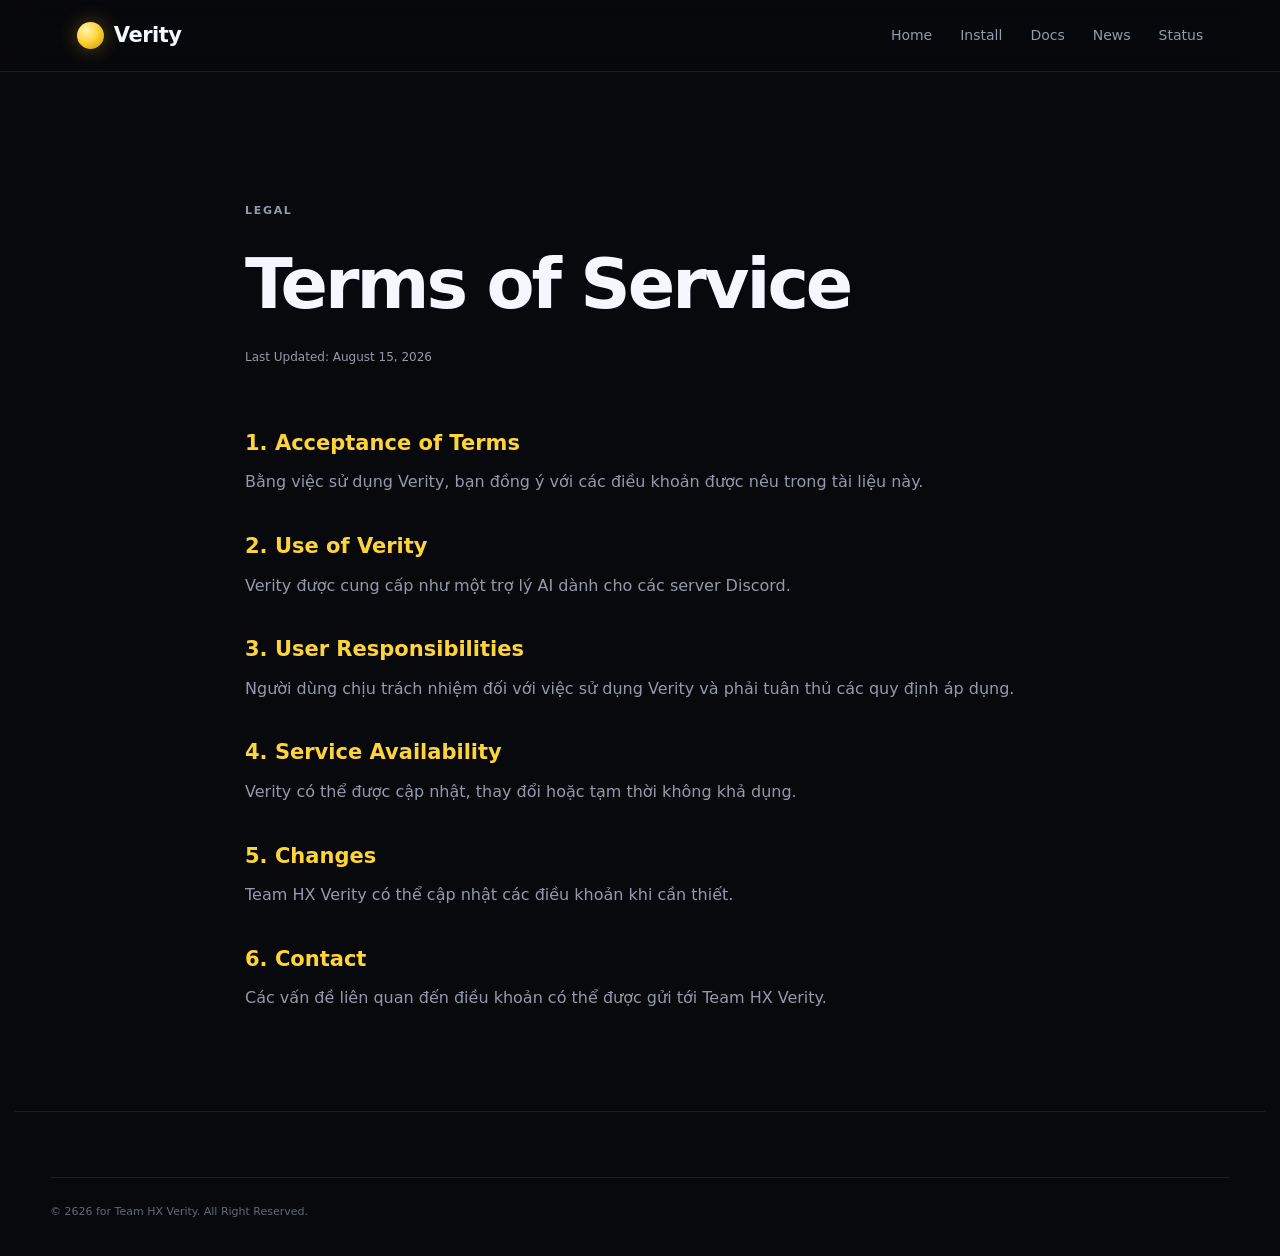
<file: terms.html>
<!DOCTYPE html>
<html lang="vi">

<head>

<meta charset="UTF-8">

<meta
    name="viewport"
    content="width=device-width, initial-scale=1.0"
>

<title>Terms of Service | Verity</title>

<link
    rel="stylesheet"
    href="assets/css/style.css"
>

</head>

<body>

<header class="navbar">

<a href="index.html" class="brand">
    <span class="brand-orb"></span>
    Verity
</a>

<nav class="nav-links">

<a href="index.html">Home</a>
<a href="install.html">Install</a>
<a href="docs.html">Docs</a>
<a href="news.html">News</a>
<a href="status.html">Status</a>

</nav>

</header>


<main>

<section class="legal-page">

<p class="eyebrow">
    LEGAL
</p>

<h1>
    Terms of Service
</h1>

<p class="legal-updated">
    Last Updated: August 15, 2026
</p>


<h2>
    1. Acceptance of Terms
</h2>

<p>
    Bằng việc sử dụng Verity, bạn đồng ý
    với các điều khoản được nêu trong tài liệu này.
</p>


<h2>
    2. Use of Verity
</h2>

<p>
    Verity được cung cấp như một trợ lý AI
    dành cho các server Discord.
</p>


<h2>
    3. User Responsibilities
</h2>

<p>
    Người dùng chịu trách nhiệm đối với việc
    sử dụng Verity và phải tuân thủ các quy định
    áp dụng.
</p>


<h2>
    4. Service Availability
</h2>

<p>
    Verity có thể được cập nhật, thay đổi hoặc
    tạm thời không khả dụng.
</p>


<h2>
    5. Changes
</h2>

<p>
    Team HX Verity có thể cập nhật các điều khoản
    khi cần thiết.
</p>


<h2>
    6. Contact
</h2>

<p>
    Các vấn đề liên quan đến điều khoản có thể
    được gửi tới Team HX Verity.
</p>

</section>

</main>


<footer class="footer">

<div class="footer-bottom">
© 2626 for Team HX Verity. All Right Reserved.
</div>

</footer>

</body>
</html>
</file>
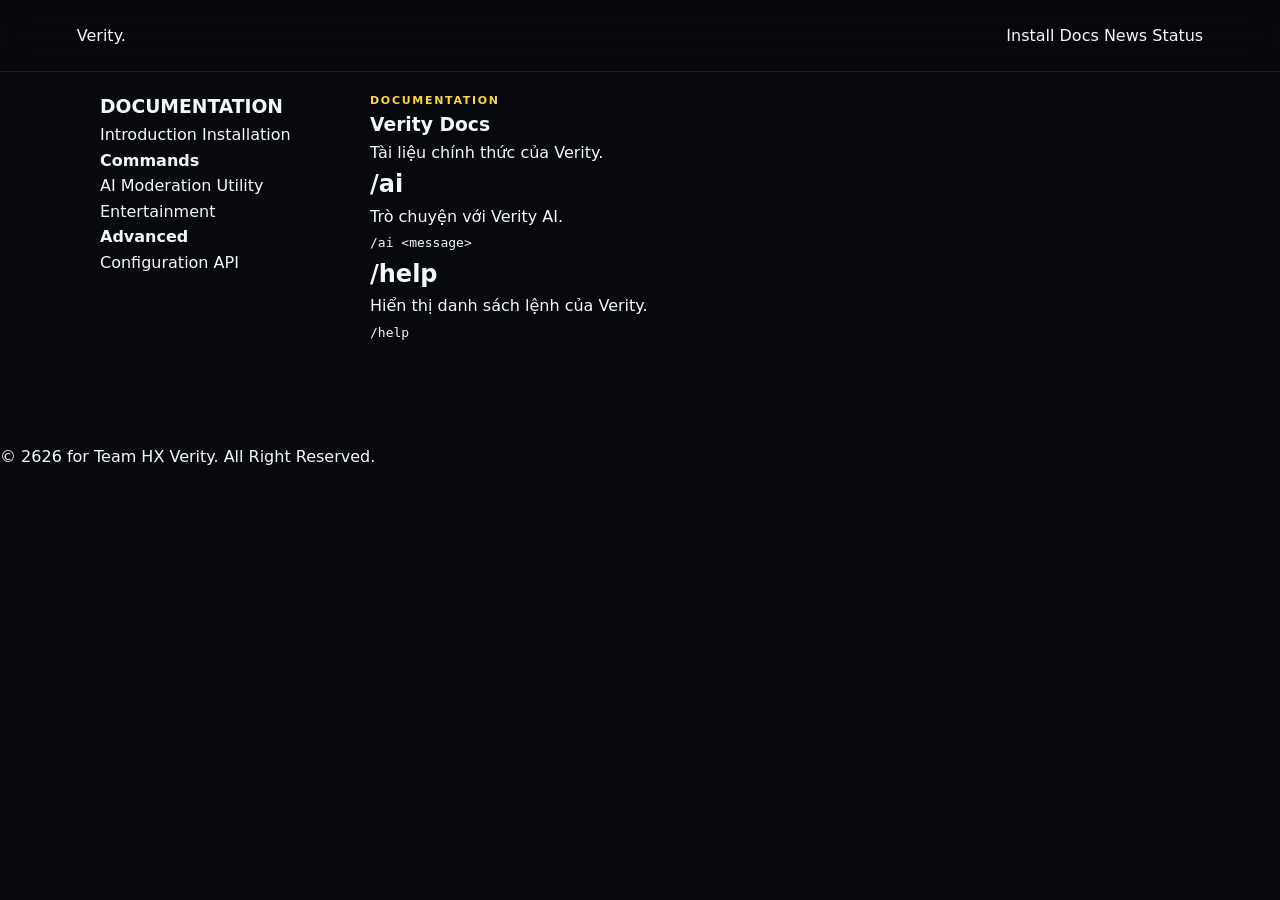
<file: pages/docs.html>
<!DOCTYPE html>
<html lang="vi">

<head>

<meta charset="UTF-8">

<meta
    name="viewport"
    content="width=device-width, initial-scale=1.0"
>

<title>Docs | Verity</title>

<link
    rel="stylesheet"
    href="../../assets/css/style.css"
>

</head>

<body>

<header class="navbar">

<a href="../../index.html" class="logo">
    Verity<span>.</span>
</a>

<nav>
    <a href="../install.html">Install</a>
    <a href="docs.html">Docs</a>
    <a href="../news.html">News</a>
    <a href="../status.html">Status</a>
</nav>

</header>


<main>

<section class="docs-layout">

<aside class="sidebar">

<h3>
    DOCUMENTATION
</h3>

<a href="#">
    Introduction
</a>

<a href="#">
    Installation
</a>

<h4>
    Commands
</h4>

<a href="#">
    AI
</a>

<a href="#">
    Moderation
</a>

<a href="#">
    Utility
</a>

<a href="#">
    Entertainment
</a>

<h4>
    Advanced
</h4>

<a href="#">
    Configuration
</a>

<a href="#">
    API
</a>

</aside>


<section class="docs-content">

<p class="eyebrow">
    DOCUMENTATION
</p>

<h1>
    Verity Docs
</h1>

<p>
    Tài liệu chính thức của Verity.
</p>


<div class="command-card">

<h2>
    /ai
</h2>

<p>
    Trò chuyện với Verity AI.
</p>

<code>
/ai &lt;message&gt;
</code>

</div>


<div class="command-card">

<h2>
    /help
</h2>

<p>
    Hiển thị danh sách lệnh của Verity.
</p>

<code>
/help
</code>

</div>

</section>

</section>

</main>


<footer>

<div class="copyright">
    © 2626 for Team HX Verity.
    All Right Reserved.
</div>

</footer>

<script src="../../assets/js/main.js"></script>

</body>
</html>
</file>
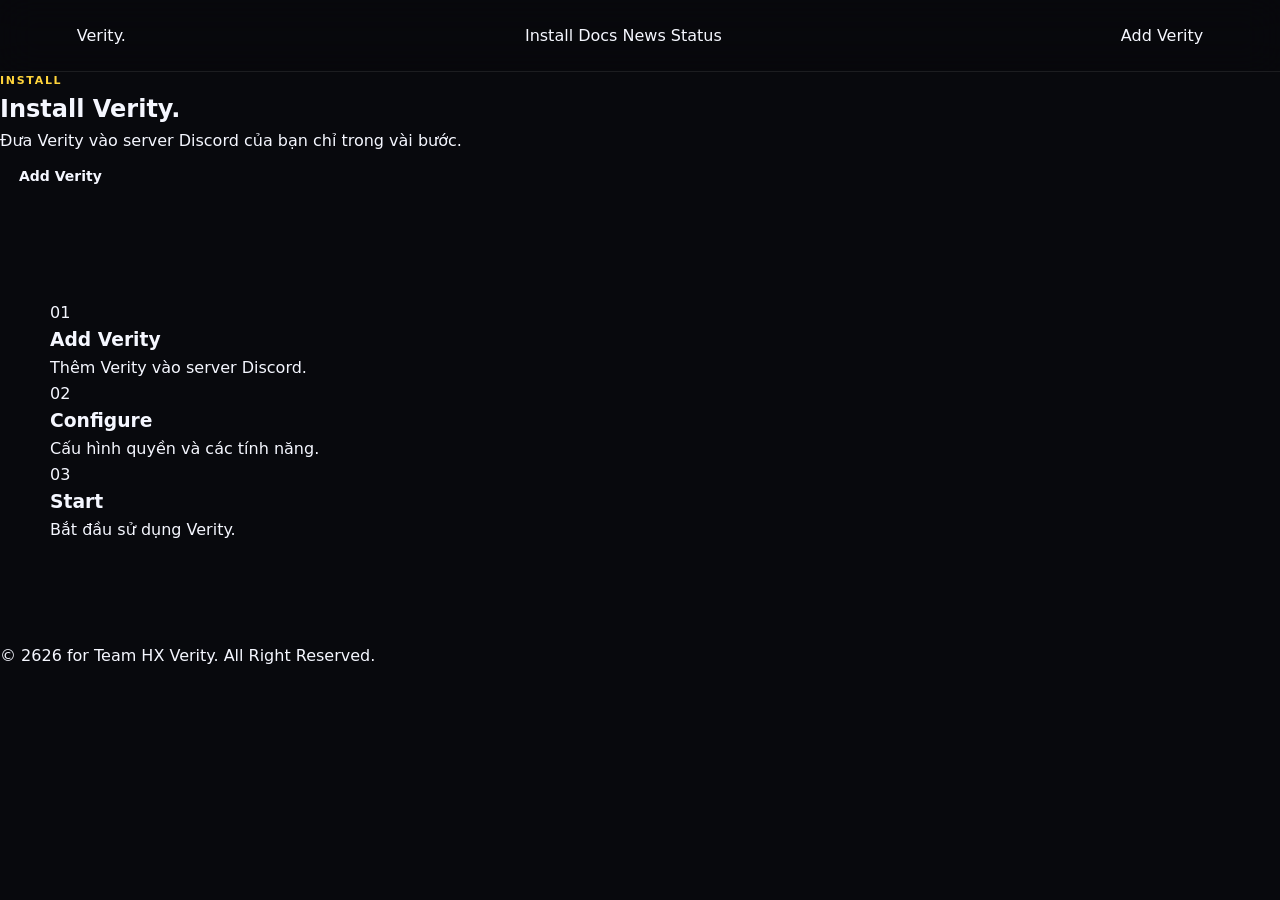
<file: pages/install.html>
<!DOCTYPE html>
<html lang="vi">

<head>

<meta charset="UTF-8">

<meta
    name="viewport"
    content="width=device-width, initial-scale=1.0"
>

<title>Install | Verity</title>

<link
    rel="stylesheet"
    href="../assets/css/style.css"
>

</head>

<body>

<header class="navbar">

<a href="../index.html" class="logo">
    Verity<span>.</span>
</a>

<nav>
    <a href="install.html">Install</a>
    <a href="docs.html">Docs</a>
    <a href="news.html">News</a>
    <a href="status.html">Status</a>
</nav>

<a href="install.html" class="nav-button">
    Add Verity
</a>

</header>


<main>

<section class="page-hero">

<p class="eyebrow">
    INSTALL
</p>

<h1>
    Install <span>Verity.</span>
</h1>

<p>
    Đưa Verity vào server Discord của bạn
    chỉ trong vài bước.
</p>

<a
    href="#"
    class="button primary"
>
    Add Verity
</a>

</section>


<section class="section">

<div class="steps">

<div class="step card">

<div class="step-number">
    01
</div>

<h3>
    Add Verity
</h3>

<p>
    Thêm Verity vào server Discord.
</p>

</div>


<div class="step card">

<div class="step-number">
    02
</div>

<h3>
    Configure
</h3>

<p>
    Cấu hình quyền và các tính năng.
</p>

</div>


<div class="step card">

<div class="step-number">
    03
</div>

<h3>
    Start
</h3>

<p>
    Bắt đầu sử dụng Verity.
</p>

</div>

</div>

</section>

</main>


<footer>

<div class="copyright">
    © 2626 for Team HX Verity.
    All Right Reserved.
</div>

</footer>

<script src="../assets/js/main.js"></script>

</body>
</html>
</file>
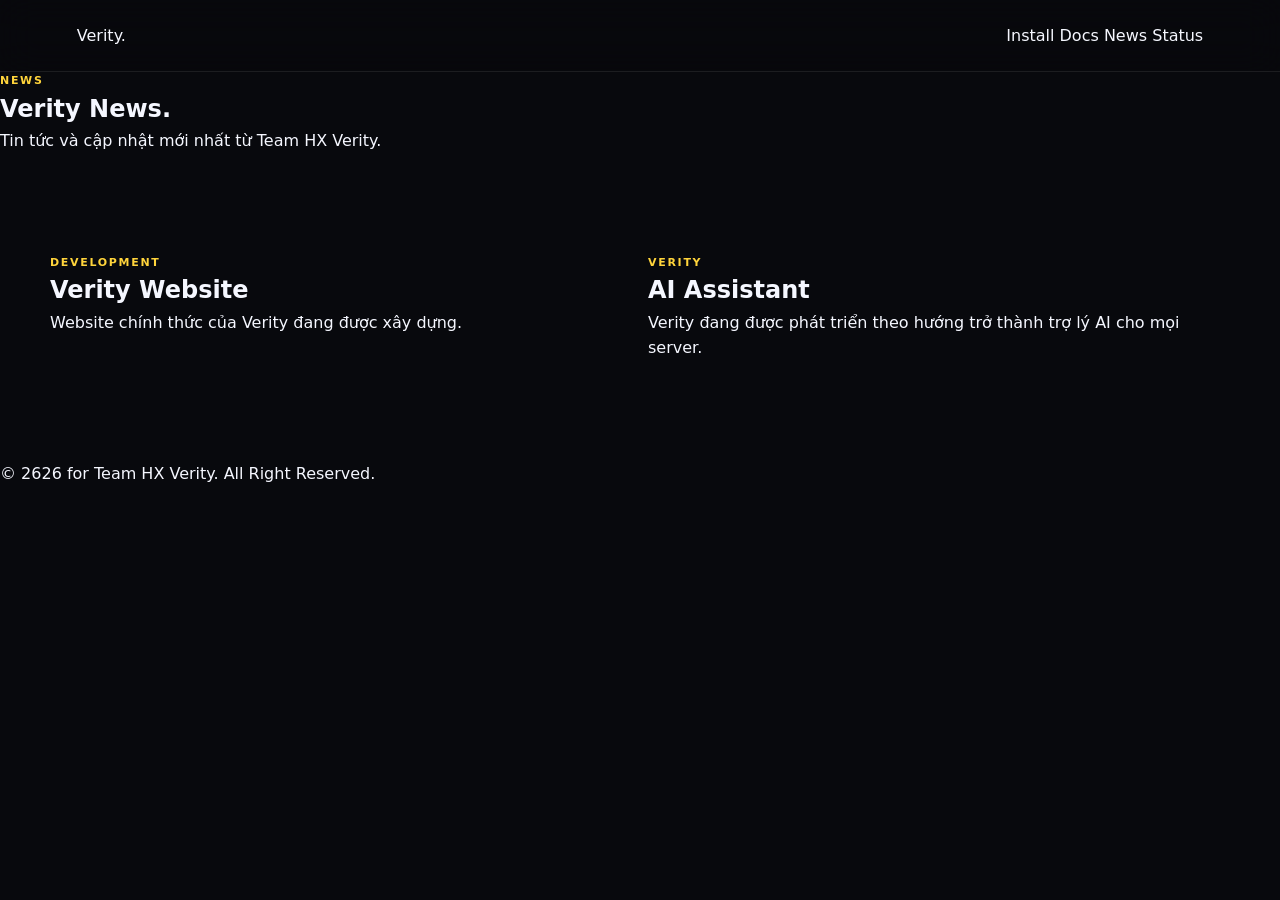
<file: pages/news.html>
<!DOCTYPE html>
<html lang="vi">

<head>

<meta charset="UTF-8">

<meta
    name="viewport"
    content="width=device-width, initial-scale=1.0"
>

<title>News | Verity</title>

<link
    rel="stylesheet"
    href="../assets/css/style.css"
>

</head>

<body>

<header class="navbar">

<a href="../index.html" class="logo">
    Verity<span>.</span>
</a>

<nav>
    <a href="install.html">Install</a>
    <a href="docs.html">Docs</a>
    <a href="news.html">News</a>
    <a href="status.html">Status</a>
</nav>

</header>


<main>

<section class="page-hero">

<p class="eyebrow">
    NEWS
</p>

<h1>
    Verity <span>News.</span>
</h1>

<p>
    Tin tức và cập nhật mới nhất từ Team HX Verity.
</p>

</section>


<section class="section">

<div class="news-grid">

<article class="card">

<p class="eyebrow">
    DEVELOPMENT
</p>

<h2>
    Verity Website
</h2>

<p>
    Website chính thức của Verity
    đang được xây dựng.
</p>

</article>


<article class="card">

<p class="eyebrow">
    VERITY
</p>

<h2>
    AI Assistant
</h2>

<p>
    Verity đang được phát triển theo
    hướng trở thành trợ lý AI cho mọi server.
</p>

</article>

</div>

</section>

</main>


<footer>

<div class="copyright">
    © 2626 for Team HX Verity.
    All Right Reserved.
</div>

</footer>

<script src="../assets/js/main.js"></script>

</body>
</html>
</file>
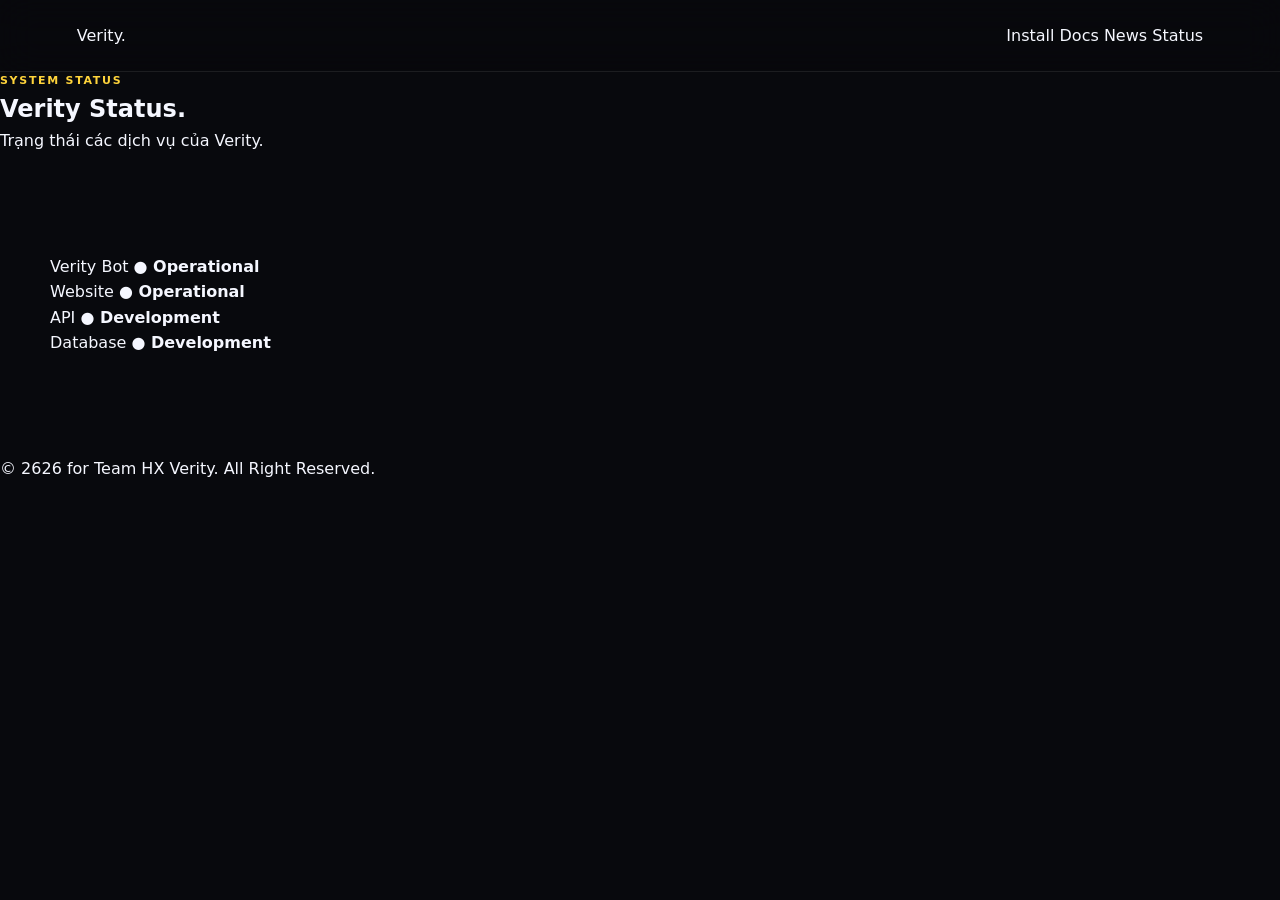
<file: pages/status.html>
<!DOCTYPE html>
<html lang="vi">

<head>

<meta charset="UTF-8">

<meta
    name="viewport"
    content="width=device-width, initial-scale=1.0"
>

<title>Status | Verity</title>

<link
    rel="stylesheet"
    href="../assets/css/style.css"
>

</head>

<body>

<header class="navbar">

<a href="../index.html" class="logo">
    Verity<span>.</span>
</a>

<nav>
    <a href="install.html">Install</a>
    <a href="docs.html">Docs</a>
    <a href="news.html">News</a>
    <a href="status.html">Status</a>
</nav>

</header>


<main>

<section class="page-hero">

<p class="eyebrow">
    SYSTEM STATUS
</p>

<h1>
    Verity <span>Status.</span>
</h1>

<p>
    Trạng thái các dịch vụ của Verity.
</p>

</section>


<section class="section">

<div class="status-box">

<div class="status-row">

<span>
    Verity Bot
</span>

<strong>
    ● Operational
</strong>

</div>


<div class="status-row">

<span>
    Website
</span>

<strong>
    ● Operational
</strong>

</div>


<div class="status-row">

<span>
    API
</span>

<strong>
    ● Development
</strong>

</div>


<div class="status-row">

<span>
    Database
</span>

<strong>
    ● Development
</strong>

</div>

</div>

</section>

</main>


<footer>

<div class="copyright">
    © 2626 for Team HX Verity.
    All Right Reserved.
</div>

</footer>

<script src="../assets/js/main.js"></script>

</body>
</html>
</file>
<file: assets/css/style.css>
:root {

    --yellow: #FFD43B;
    --yellow-soft: #FFE98A;

    --bg: #08090D;
    --surface: #101219;
    --surface-2: #151821;

    --text: #F5F7FF;
    --muted: #949AAA;

    --border: rgba(255,255,255,.085);

    --green: #3FB950;
    --orange: #D29922;
    --red: #F85149;

}


* {
    margin: 0;
    padding: 0;
    box-sizing: border-box;
}


html {
    scroll-behavior: smooth;
}


body {

    background:
        var(--bg);

    color:
        var(--text);

    font-family:
        Inter,
        ui-sans-serif,
        system-ui,
        -apple-system,
        BlinkMacSystemFont,
        "Segoe UI",
        sans-serif;

    line-height: 1.6;

    overflow-x: hidden;
}


body::selection {

    background:
        var(--yellow);

    color:
        #111;
}


a {

    color: inherit;

    text-decoration: none;
}


button {

    font: inherit;
}


.page-glow {

    position: fixed;

    width: 500px;
    height: 500px;

    border-radius: 50%;

    filter: blur(130px);

    opacity: .10;

    pointer-events: none;

    z-index: -1;
}


.glow-one {

    background:
        var(--yellow);

    top: -250px;
    left: -200px;

    animation:
        glowMove 12s ease-in-out infinite;
}


.glow-two {

    background:
        #FFD43B;

    right: -300px;
    top: 30%;

    opacity: .055;

    animation:
        glowMove 16s ease-in-out infinite reverse;
}


@keyframes glowMove {

    0%, 100% {
        transform:
            translate(0,0)
            scale(1);
    }

    50% {
        transform:
            translate(60px,40px)
            scale(1.15);
    }

}


/* NAVBAR */

.navbar {

    position: sticky;

    top: 0;

    z-index: 100;

    height: 72px;

    display: flex;

    align-items: center;

    justify-content: space-between;

    padding:
        0 clamp(20px, 6vw, 90px);

    background:
        rgba(8,9,13,.76);

    border-bottom:
        1px solid var(--border);

    backdrop-filter:
        blur(18px);

    transition:
        height .3s ease,
        background .3s ease;
}


.navbar.scrolled {

    height: 62px;

    background:
        rgba(8,9,13,.93);
}


.brand {

    display: flex;

    align-items: center;

    gap: 10px;

    font-size: 21px;

    font-weight: 850;

    letter-spacing: -.5px;
}


.brand-orb {

    width: 27px;
    height: 27px;

    border-radius: 50%;

    background:
        radial-gradient(
            circle at 35% 30%,
            #fff6b3,
            var(--yellow) 45%,
            #c99500
        );

    box-shadow:
        0 0 20px rgba(255,212,59,.32);

    animation:
        orbPulse 4s ease-in-out infinite;
}


@keyframes orbPulse {

    0%,100% {
        transform: scale(1);
    }

    50% {
        transform: scale(1.07);
    }

}


.nav-links {

    display: flex;

    align-items: center;

    gap: 28px;
}


.nav-links a {

    position: relative;

    color:
        var(--muted);

    font-size: 14px;

    transition:
        color .2s ease;
}


.nav-links a:hover,
.nav-links a.active {

    color:
        var(--text);
}


.nav-links a.active::after {

    content: "";

    position: absolute;

    left: 0;
    right: 0;

    bottom: -9px;

    height: 2px;

    background:
        var(--yellow);

    border-radius: 5px;
}


.nav-install {

    padding:
        9px 16px;

    border-radius: 9px;

    background:
        var(--yellow);

    color:
        #111;

    font-size: 13px;

    font-weight: 800;

    transition:
        transform .2s ease,
        box-shadow .2s ease;
}


.nav-install:hover {

    transform:
        translateY(-2px);

    box-shadow:
        0 8px 30px rgba(255,212,59,.2);
}


.mobile-menu {

    display: none;

    width: 40px;
    height: 40px;

    border:
        1px solid var(--border);

    border-radius: 9px;

    background:
        var(--surface);

    cursor: pointer;
}


.mobile-menu span {

    display: block;

    width: 17px;
    height: 2px;

    margin: 4px auto;

    background:
        var(--text);
}


/* HERO */

.hero {

    min-height:
        calc(100vh - 72px);

    max-width: 1250px;

    margin: auto;

    padding:
        90px 35px;

    display: grid;

    grid-template-columns:
        1.05fr .95fr;

    align-items: center;

    gap: 50px;
}


.status-pill {

    display: inline-flex;

    align-items: center;

    gap: 9px;

    padding:
        7px 12px;

    border:
        1px solid rgba(255,212,59,.18);

    border-radius: 999px;

    background:
        rgba(255,212,59,.055);

    color:
        var(--yellow-soft);

    font-size: 12px;

    font-weight: 700;

    margin-bottom: 25px;
}


.status-dot,
.service-dot,
.big-status-dot {

    display: inline-block;

    border-radius: 50%;

    background:
        var(--green);

    box-shadow:
        0 0 12px rgba(63,185,80,.45);
}


.status-dot {

    width: 7px;
    height: 7px;
}


.hero h1 {

    max-width: 800px;

    font-size:
        clamp(52px, 7vw, 92px);

    line-height:
        .96;

    letter-spacing:
        -5px;

    margin-bottom: 28px;
}


.hero h1 span {

    display: block;

    color:
        var(--yellow);
}


.hero-description {

    max-width: 650px;

    color:
        var(--muted);

    font-size: 18px;

    line-height: 1.7;
}


.hero-actions {

    display: flex;

    align-items: center;

    gap: 12px;

    margin-top: 32px;

    flex-wrap: wrap;
}


.button {

    display: inline-flex;

    align-items: center;

    justify-content: center;

    gap: 9px;

    min-height: 46px;

    padding:
        0 19px;

    border-radius: 10px;

    font-size: 14px;

    font-weight: 800;

    transition:
        transform .2s ease,
        border-color .2s ease,
        box-shadow .2s ease,
        background .2s ease;
}


.button-primary {

    background:
        var(--yellow);

    color:
        #111;
}


.button-primary:hover {

    transform:
        translateY(-2px);

    background:
        var(--yellow-soft);

    box-shadow:
        0 12px 35px rgba(255,212,59,.16);
}


.button-secondary {

    border:
        1px solid var(--border);

    background:
        rgba(255,255,255,.025);

    color:
        var(--text);
}


.button-secondary:hover {

    transform:
        translateY(-2px);

    border-color:
        rgba(255,212,59,.35);

    color:
        var(--yellow);
}


.hero-meta {

    display: flex;

    gap: 18px;

    margin-top: 25px;

    color:
        #686e7e;

    font-size: 12px;
}


.hero-meta span::before {

    content: "•";

    color:
        var(--yellow);

    margin-right: 7px;
}


/* ORB */

.hero-visual {

    position: relative;

    min-height: 510px;

    display: flex;

    align-items: center;

    justify-content: center;
}


.verity-orb {

    position: relative;

    width:
        clamp(210px, 25vw, 310px);

    aspect-ratio: 1;

    border-radius: 50%;

    background:
        radial-gradient(
            circle at 35% 28%,
            #fff8bf 0%,
            #ffe568 20%,
            #FFD43B 46%,
            #c99700 75%,
            #705400 100%
        );

    box-shadow:
        0 0 50px rgba(255,212,59,.35),
        0 0 120px rgba(255,212,59,.13);

    animation:
        orbFloat 5s ease-in-out infinite;

    z-index: 3;
}


.orb-inner {

    position: absolute;

    inset: 20%;

    border-radius: 50%;

    background:
        rgba(255,255,255,.08);

    backdrop-filter:
        blur(3px);
}


.orb-eye {

    position: absolute;

    top: 43%;

    width: 15px;
    height: 25px;

    border-radius: 50%;

    background:
        #161616;
}


.eye-left {
    left: 32%;
}


.eye-right {
    right: 32%;
}


@keyframes orbFloat {

    0%,100% {
        transform:
            translateY(0)
            rotate(-2deg);
    }

    50% {
        transform:
            translateY(-15px)
            rotate(2deg);
    }

}


.orb-shadow {

    position: absolute;

    width: 260px;
    height: 90px;

    bottom: 65px;

    background:
        rgba(255,212,59,.12);

    filter:
        blur(50px);

    border-radius: 50%;

    animation:
        shadowPulse 5s ease-in-out infinite;
}


@keyframes shadowPulse {

    0%,100% {
        transform:
            scaleX(1);
    }

    50% {
        transform:
            scaleX(.78);
    }

}


.orb-ring {

    position: absolute;

    width: 390px;
    height: 390px;

    border:
        1px solid rgba(255,212,59,.09);

    border-radius: 50%;

    animation:
        ringRotate 18s linear infinite;
}


.ring-two {

    width: 470px;
    height: 470px;

    border-style: dashed;

    opacity: .45;

    animation-duration: 30s;

    animation-direction: reverse;
}


@keyframes ringRotate {

    from {
        transform:
            rotate(0deg);
    }

    to {
        transform:
            rotate(360deg);
    }

}


.floating-card {

    position: absolute;

    min-width: 150px;

    padding:
        13px 15px;

    border:
        1px solid var(--border);

    border-radius: 12px;

    background:
        rgba(16,18,25,.83);

    backdrop-filter:
        blur(15px);

    color:
        var(--muted);

    font-size: 11px;

    z-index: 5;

    box-shadow:
        0 20px 60px rgba(0,0,0,.25);
}


.floating-card strong {

    display: block;

    color:
        var(--text);

    margin-top: 3px;
}


.card-top {

    top: 95px;
    right: 20px;

    animation:
        floatCard 5s ease-in-out infinite;
}


.card-bottom {

    bottom: 95px;
    left: 10px;

    animation:
        floatCard 6s ease-in-out infinite reverse;
}


.mini-dot {

    display: inline-block;

    width: 6px;
    height: 6px;

    margin-right: 6px;

    border-radius: 50%;

    background:
        var(--green);
}


@keyframes floatCard {

    0%,100% {
        transform:
            translateY(0);
    }

    50% {
        transform:
            translateY(-8px);
    }

}


/* SECTIONS */

.section {

    max-width: 1250px;

    margin: auto;

    padding:
        100px 35px;
}


.section-heading {

    max-width: 700px;

    margin-bottom: 45px;
}


.eyebrow {

    color:
        var(--yellow);

    font-size: 11px;

    font-weight: 850;

    letter-spacing: 1.7px;

    text-transform: uppercase;
}


.section-heading h2,
.command-intro h2,
.status-preview h2 {

    font-size:
        clamp(35px, 4vw, 53px);

    line-height: 1.05;

    letter-spacing:
        -2.5px;

    margin:
        10px 0 15px;
}


.section-heading h2 span,
.command-intro h2 span,
.status-preview h2 span,
.page-header h1 span {

    color:
        var(--yellow);
}


.section-heading > p:last-child,
.command-intro > p {

    color:
        var(--muted);

    max-width: 600px;
}


/* FEATURES */

.feature-grid {

    display: grid;

    grid-template-columns:
        repeat(3, 1fr);

    gap: 16px;
}


.feature-card {

    position: relative;

    min-height: 230px;

    padding: 25px;

    border:
        1px solid var(--border);

    border-radius: 16px;

    background:
        linear-gradient(
            145deg,
            rgba(255,255,255,.035),
            rgba(255,255,255,.012)
        );

    overflow: hidden;

    transition:
        transform .3s ease,
        border-color .3s ease,
        background .3s ease;
}


.feature-card::before {

    content: "";

    position: absolute;

    width: 180px;
    height: 180px;

    right: -100px;
    bottom: -110px;

    border-radius: 50%;

    background:
        var(--yellow);

    filter:
        blur(70px);

    opacity: 0;

    transition:
        opacity .3s ease;
}


.feature-card:hover {

    transform:
        translateY(-6px);

    border-color:
        rgba(255,212,59,.3);

    background:
        var(--surface-2);
}


.feature-card:hover::before {

    opacity:
        .08;
}


.feature-number {

    display: block;

    color:
        #5f6575;

    font-family:
        monospace;

    font-size: 12px;

    margin-bottom: 45px;
}


.feature-card h3 {

    font-size: 21px;

    margin-bottom: 8px;
}


.feature-card p {

    color:
        var(--muted);

    font-size: 14px;

    max-width: 330px;
}


.feature-link {

    position: absolute;

    right: 23px;
    bottom: 23px;

    color:
        var(--yellow);

    font-size: 11px;

    opacity:
        .7;
}


/* COMMAND */

.command-section {

    display: grid;

    grid-template-columns:
        .8fr 1.2fr;

    gap: 80px;

    align-items: center;
}


.text-link {

    display: inline-block;

    margin-top: 25px;

    color:
        var(--yellow);

    font-size: 14px;

    font-weight: 750;
}


.command-list {

    border:
        1px solid var(--border);

    border-radius: 16px;

    overflow: hidden;

    background:
        rgba(255,255,255,.02);
}


.command-row {

    display: grid;

    grid-template-columns:
        120px 1fr 30px;

    gap: 20px;

    align-items: center;

    padding:
        20px 22px;

    border-bottom:
        1px solid var(--border);

    transition:
        background .2s ease;
}


.command-row:last-child {

    border-bottom:
        none;
}


.command-row:hover {

    background:
        rgba(255,212,59,.035);
}


.command-row code {

    color:
        var(--yellow);

    font-family:
        monospace;

    font-size: 14px;
}


.command-row strong {

    display: block;

    font-size: 14px;
}


.command-row div span {

    color:
        var(--muted);

    font-size: 12px;
}


.command-arrow {

    color:
        #5d6371;

    transition:
        transform .2s ease,
        color .2s ease;
}


.command-row:hover .command-arrow {

    color:
        var(--yellow);

    transform:
        translateX(4px);
}


/* STATUS PREVIEW */

.status-preview-inner {

    display: flex;

    align-items: center;

    justify-content: space-between;

    gap: 30px;

    padding:
        45px;

    border:
        1px solid rgba(63,185,80,.15);

    border-radius: 18px;

    background:
        linear-gradient(
            135deg,
            rgba(63,185,80,.055),
            rgba(255,255,255,.018)
        );
}


.status-preview h2 {

    margin-bottom:
        10px;
}


.status-preview p {

    color:
        var(--muted);
}


/* CTA */

.final-cta {

    padding-top:
        40px;
}


.cta-box {

    position: relative;

    overflow: hidden;

    padding:
        90px 30px;

    text-align: center;

    border:
        1px solid rgba(255,212,59,.16);

    border-radius: 22px;

    background:
        radial-gradient(
            circle at center,
            rgba(255,212,59,.09),
            rgba(255,255,255,.018) 55%
        );
}


.cta-box h2 {

    font-size:
        clamp(40px, 5vw, 65px);

    letter-spacing:
        -3px;

    margin:
        8px 0;
}


.cta-box p:not(.eyebrow) {

    color:
        var(--muted);

    margin-bottom:
        25px;
}


.cta-orb {

    position: absolute;

    width: 200px;
    height: 200px;

    border-radius: 50%;

    background:
        var(--yellow);

    filter:
        blur(100px);

    opacity: .06;

    left: 50%;
    top: 50%;

    transform:
        translate(-50%,-50%);
}


/* PAGE HEADER */

.page-header {

    max-width: 900px;

    margin:
        auto;

    padding:
        120px 35px 70px;

    text-align: center;
}


.page-header h1 {

    font-size:
        clamp(50px, 7vw, 82px);

    line-height: 1;

    letter-spacing:
        -4px;

    margin:
        10px 0 20px;
}


.page-header > p:not(.eyebrow) {

    color:
        var(--muted);

    max-width:
        650px;

    margin:
        auto auto 28px;
}


/* STEPS */

.steps-grid {

    display: grid;

    grid-template-columns:
        repeat(3, 1fr);

    gap: 16px;
}


.step-card {

    padding:
        30px;

    border:
        1px solid var(--border);

    border-radius: 16px;

    background:
        rgba(255,255,255,.025);
}


.step-card > span {

    color:
        var(--yellow);

    font-family:
        monospace;

    font-size: 13px;
}


.step-card h2 {

    margin:
        35px 0 10px;
}


.step-card p {

    color:
        var(--muted);
}


/* DOCS */

.docs-header {

    padding-bottom:
        40px;
}


.docs-layout {

    max-width: 1150px;

    margin:
        auto;

    padding:
        20px 35px 100px;

    display: grid;

    grid-template-columns:
        210px 1fr;

    gap: 60px;
}


.docs-sidebar {

    position: sticky;

    top: 95px;

    align-self:
        start;

    display: flex;

    flex-direction:
        column;

    gap: 5px;
}


.docs-sidebar strong {

    color:
        #626979;

    font-size:
        10px;

    letter-spacing:
        1.4px;

    margin:
        22px 0 5px;
}


.docs-sidebar strong:first-child {

    margin-top:
        0;
}


.docs-sidebar a {

    padding:
        7px 9px;

    border-radius:
        7px;

    color:
        var(--muted);

    font-size:
        13px;
}


.docs-sidebar a:hover,
.docs-sidebar a.selected {

    background:
        rgba(255,212,59,.06);

    color:
        var(--yellow);
}


.docs-content {

    max-width:
        780px;
}


.doc-block {

    padding:
        0 0 65px;

    margin-bottom:
        55px;

    border-bottom:
        1px solid var(--border);
}


.doc-block h2 {

    font-size:
        32px;

    letter-spacing:
        -1.5px;

    margin:
        8px 0 12px;
}


.doc-block p {

    color:
        var(--muted);
}


.code-box {

    margin-top:
        20px;

    padding:
        16px 18px;

    border:
        1px solid var(--border);

    border-radius:
        9px;

    background:
        #05060a;

    color:
        var(--yellow-soft);

    font-family:
        monospace;
}


/* NEWS */

.news-feature {

    display: grid;

    grid-template-columns:
        1fr 250px;

    align-items:
        center;

    gap: 30px;

    padding:
        40px;

    border:
        1px solid var(--border);

    border-radius:
        18px;

    background:
        linear-gradient(
            135deg,
            rgba(255,212,59,.06),
            rgba(255,255,255,.02)
        );

    margin-bottom:
        18px;
}


.news-feature h2 {

    font-size:
        35px;

    letter-spacing:
        -1.5px;

    margin:
        8px 0;
}


.news-feature p {

    color:
        var(--muted);

    max-width:
        650px;
}


.news-date {

    display:
        block;

    margin-top:
        20px;

    color:
        #636a7a;

    font-size:
        12px;
}


.news-feature-mark {

    width:
        170px;

    height:
        170px;

    display:
        flex;

    align-items:
        center;

    justify-content:
        center;

    margin:
        auto;

    border-radius:
        50%;

    color:
        #111;

    background:
        var(--yellow);

    font-size:
        70px;

    font-weight:
        900;

    box-shadow:
        0 0 70px rgba(255,212,59,.15);
}


.news-grid {

    display:
        grid;

    grid-template-columns:
        repeat(2,1fr);

    gap:
        16px;
}


.news-card {

    padding:
        28px;

    border:
        1px solid var(--border);

    border-radius:
        15px;

    background:
        rgba(255,255,255,.02);
}


.news-card > span {

    color:
        var(--yellow);

    font-size:
        10px;

    font-weight:
        850;

    letter-spacing:
        1.4px;
}


.news-card h3 {

    margin:
        12px 0 7px;

    font-size:
        21px;
}


.news-card p {

    color:
        var(--muted);

    font-size:
        14px;
}


/* STATUS PAGE */

.status-page {

    background:
        #f8f9fb;

    color:
        #20232a;
}


.status-page .navbar {

    background:
        rgba(248,249,251,.9);

    border-color:
        rgba(0,0,0,.08);
}


.status-page .brand,
.status-page .nav-links a {

    color:
        #252933;
}


.status-page .nav-links a.active {

    color:
        #111;
}


.status-page .footer {

    color:
        #6b7280;

    border-color:
        rgba(0,0,0,.08);
}


.status-hero {

    padding:
        85px 25px 70px;

    text-align:
        center;

    background:
        linear-gradient(
            180deg,
            #101219 0,
            #171a22 100%
        );

    color:
        white;
}


.status-brand-mark {

    margin-bottom:
        20px;
}


.status-orb {

    width:
        70px;

    height:
        70px;

    display:
        flex;

    align-items:
        center;

    justify-content:
        center;

    margin:
        auto;

    border-radius:
        50%;

    background:
        var(--yellow);

    color:
        #111;

    font-size:
        27px;

    font-weight:
        900;

    box-shadow:
        0 0 45px rgba(255,212,59,.18);
}


.status-hero h1 {

    font-size:
        clamp(40px,6vw,65px);

    letter-spacing:
        -3px;

    margin:
        8px 0;
}


.status-hero > p:not(.eyebrow) {

    color:
        #aeb4c1;
}


.status-container {

    max-width:
        780px;

    margin:
        -25px auto 100px;

    padding:
        0 20px;

    position:
        relative;
}


.overall-status {

    display:
        flex;

    align-items:
        center;

    justify-content:
        space-between;

    gap:
        20px;

    padding:
        22px;

    border:
        1px solid #d9dee7;

    border-radius:
        8px;

    background:
        white;

    box-shadow:
        0 5px 25px rgba(0,0,0,.05);
}


.overall-left {

    display:
        flex;

    align-items:
        center;

    gap:
        14px;
}


.big-status-dot {

    width:
        13px;

    height:
        13px;
}


.overall-status h2 {

    font-size:
        19px;

    margin-bottom:
        2px;
}


.overall-status p {

    color:
        #747b89;

    font-size:
        13px;
}


.status-label {

    color:
        #24933f;

    font-size:
        13px;

    font-weight:
        700;
}


.uptime-section {

    margin-top:
        45px;
}


.uptime-header {

    display:
        flex;

    justify-content:
        space-between;

    align-items:
        end;

    gap:
        20px;

    margin-bottom:
        12px;
}


.uptime-header h2,
.section-title-row h2,
.incidents-section h2 {

    font-size:
        22px;

    letter-spacing:
        -.5px;
}


.uptime-header p {

    color:
        #7a8290;

    font-size:
        13px;
}


.uptime-header a {

    color:
        #5865f2;

    font-size:
        12px;
}


.uptime-card {

    padding:
        20px;

    border:
        1px solid #d9dee7;

    background:
        white;

    border-radius:
        7px;
}


.uptime-card-header {

    display:
        flex;

    justify-content:
        space-between;

    margin-bottom:
        15px;

    font-size:
        13px;
}


.uptime-card-header span {

    color:
        #24933f;
}


.uptime-bars {

    height:
        32px;

    display:
        flex;

    align-items:
        stretch;

    gap:
        3px;

    overflow:
        hidden;
}


.uptime-bar {

    flex:
        1;

    min-width:
        2px;

    border-radius:
        1px;

    background:
        #3fb950;

    transition:
        transform .15s ease;
}


.uptime-bar:hover {

    transform:
        scaleY(1.15);

    background:
        #2ea043;
}


.uptime-footer {

    display:
        grid;

    grid-template-columns:
        1fr auto 1fr;

    gap:
        15px;

    margin-top:
        10px;

    color:
        #7a8290;

    font-size:
        11px;
}


.uptime-footer strong {

    color:
        #333842;
}


.uptime-footer span:last-child {

    text-align:
        right;
}


.services-section {

    margin-top:
        50px;
}


.section-title-row {

    display:
        flex;

    align-items:
        end;

    justify-content:
        space-between;

    margin-bottom:
        12px;
}


.section-title-row > span {

    color:
        #24933f;

    font-size:
        12px;

    font-weight:
        700;
}


.service-list {

    border:
        1px solid #d9dee7;

    border-radius:
        7px;

    overflow:
        hidden;

    background:
        white;
}


.service-row {

    display:
        flex;

    align-items:
        center;

    justify-content:
        space-between;

    gap:
        20px;

    padding:
        17px 19px;

    border-bottom:
        1px solid #e7eaf0;
}


.service-row:last-child {

    border-bottom:
        none;
}


.service-info {

    display:
        flex;

    align-items:
        center;

    gap:
        13px;
}


.service-icon {

    width:
        34px;

    height:
        34px;

    display:
        flex;

    align-items:
        center;

    justify-content:
        center;

    border-radius:
        7px;

    background:
        #f0f2f5;

    color:
        #555d6c;

    font-size:
        9px;

    font-weight:
        850;
}


.service-info strong,
.service-info span {

    display:
        block;
}


.service-info strong {

    font-size:
        13px;
}


.service-info span {

    color:
        #89909e;

    font-size:
        11px;
}


.service-status {

    display:
        flex;

    align-items:
        center;

    gap:
        7px;

    color:
        #24933f;

    font-size:
        12px;

    font-weight:
        650;
}


.service-dot {

    width:
        7px;

    height:
        7px;
}


.incidents-section {

    margin-top:
        50px;
}


.no-incidents {

    display:
        flex;

    align-items:
        center;

    gap:
        14px;

    margin-top:
        14px;

    padding:
        20px;

    border:
        1px solid #d9dee7;

    border-radius:
        7px;

    background:
        white;
}


.no-incidents > span {

    width:
        35px;

    height:
        35px;

    display:
        flex;

    align-items:
        center;

    justify-content:
        center;

    border-radius:
        50%;

    background:
        #e7f7eb;

    color:
        #24933f;
}


.no-incidents strong {

    font-size:
        13px;
}


.no-incidents p {

    color:
        #89909e;

    font-size:
        12px;

    margin-top:
        2px;
}


/* LEGAL */

.legal-page {

    max-width:
        850px;

    margin:
        auto;

    padding:
        130px 30px 100px;
}


.legal-page h1 {

    font-size:
        clamp(45px,6vw,70px);

    letter-spacing:
        -3px;

    margin:
        8px 0;
}


.legal-updated {

    color:
        #656c7a;

    font-size:
        12px;

    margin-bottom:
        60px;
}


.legal-page h2 {

    color:
        var(--yellow);

    font-size:
        21px;

    margin:
        35px 0 9px;
}


.legal-page p {

    color:
        var(--muted);
}


/* FOOTER */

.footer {

    max-width:
        1250px;

    margin:
        auto;

    padding:
        65px 35px 35px;

    display:
        grid;

    grid-template-columns:
        2fr 1fr 1fr;

    gap:
        50px;

    border-top:
        1px solid var(--border);

    color:
        var(--muted);
}


.footer-brand p {

    max-width:
        300px;

    margin-top:
        12px;

    font-size:
        13px;
}


.footer-column {

    display:
        flex;

    flex-direction:
        column;

    gap:
        9px;

    font-size:
        13px;
}


.footer-column strong {

    color:
        var(--text);

    margin-bottom:
        5px;
}


.footer-column a:hover {

    color:
        var(--yellow);
}


.footer-bottom {

    grid-column:
        1 / -1;

    padding-top:
        25px;

    border-top:
        1px solid var(--border);

    font-size:
        11px;

    color:
        #626878;
}


/* REVEAL */

.reveal {

    opacity:
        0;

    transform:
        translateY(25px)
        scale(.985);

    filter:
        blur(5px);

    transition:
        opacity .7s cubic-bezier(.16,1,.3,1),
        transform .7s cubic-bezier(.16,1,.3,1),
        filter .7s ease;
}


.reveal.show {

    opacity:
        1;

    transform:
        translateY(0)
        scale(1);

    filter:
        blur(0);
}


/* MOBILE */

@media (max-width: 850px) {

    .nav-links {

        display:
            none;
    }


    .nav-install {

        margin-left:
            auto;

        margin-right:
            10px;
    }


    .mobile-menu {

        display:
            block;
    }


    .navbar.mobile-open .nav-links {

        position:
            absolute;

        display:
            flex;

        flex-direction:
            column;

        align-items:
            stretch;

        gap:
            0;

        top:
            72px;

        left:
            15px;
        right:
            15px;

        padding:
            10px;

        border:
            1px solid var(--border);

        border-radius:
            12px;

        background:
            rgba(15,17,23,.97);

        box-shadow:
            0 20px 60px rgba(0,0,0,.3);
    }


    .navbar.mobile-open .nav-links a {

        padding:
            12px;
    }


    .navbar.mobile-open .nav-links a.active::after {

        display:
            none;
    }


    .hero {

        grid-template-columns:
            1fr;

        text-align:
            center;

        padding-top:
            70px;
    }


    .hero-description {

        margin:
            auto;
    }


    .hero-actions,
    .hero-meta {

        justify-content:
            center;
    }


    .hero-visual {

        min-height:
            400px;
    }


    .card-top {
        right: 5%;
    }


    .card-bottom {
        left: 5%;
    }


    .feature-grid,
    .steps-grid {

        grid-template-columns:
            1fr;
    }


    .command-section {

        grid-template-columns:
            1fr;

        gap:
            40px;
    }


    .status-preview-inner {

        align-items:
            flex-start;

        flex-direction:
            column;
    }


    .docs-layout {

        grid-template-columns:
            1fr;

        gap:
            35px;
    }


    .docs-sidebar {

        position:
            static;
    }


    .news-feature {

        grid-template-columns:
            1fr;
    }


    .news-feature-mark {

        width:
            120px;

        height:
            120px;

        font-size:
            50px;
    }


    .news-grid {

        grid-template-columns:
            1fr;
    }


    .footer {

        grid-template-columns:
            1fr 1fr;
    }

}


@media (max-width: 550px) {

    .navbar {

        padding:
            0 16px;
    }


    .hero,
    .section {

        padding-left:
            20px;

        padding-right:
            20px;
    }


    .hero h1 {

        letter-spacing:
            -3px;
    }


    .hero-visual {

        min-height:
            340px;
    }


    .verity-orb {

        width:
            210px;
    }


    .orb-ring {

        width:
            280px;

        height:
            280px;
    }


    .ring-two {

        width:
            330px;

        height:
            330px;
    }


    .floating-card {

        transform:
            scale(.85);
    }


    .card-top {

        top:
            40px;
    }


    .card-bottom {

        bottom:
            35px;
    }


    .command-row {

        grid-template-columns:
            90px 1fr 15px;

        gap:
            10px;

        padding:
            16px;
    }


    .uptime-header {

        align-items:
            flex-start;

        flex-direction:
            column;
    }


    .overall-status {

        align-items:
            flex-start;

        flex-direction:
            column;
    }


    .service-row {

        align-items:
            flex-start;

        flex-direction:
            column;
    }


    .footer {

        grid-template-columns:
            1fr;
    }

}
</file>
<file: .hx-verity-backup-20260815-161650/assets/css/style.css>
:root {

    --yellow: #FFD43B;
    --yellow-light: #FFE98A;

    --bg: #08090d;
    --surface: #11131a;
    --surface2: #171a23;

    --text: #f5f7ff;
    --muted: #9298a8;

    --border: rgba(255,255,255,.08);
}


* {
    margin: 0;
    padding: 0;
    box-sizing: border-box;
}


html {
    scroll-behavior: smooth;
}


body {

    font-family:
        Inter,
        system-ui,
        -apple-system,
        BlinkMacSystemFont,
        "Segoe UI",
        sans-serif;

    background: var(--bg);

    color: var(--text);

    line-height: 1.6;

    overflow-x: hidden;
}


body::before {

    content: "";

    position: fixed;

    inset: 0;

    pointer-events: none;

    z-index: -2;

    background:

        radial-gradient(
            circle at 15% 10%,
            rgba(255,212,59,.14),
            transparent 30%
        ),

        radial-gradient(
            circle at 85% 20%,
            rgba(255,212,59,.06),
            transparent 30%
        );
}


a {

    color: inherit;

    text-decoration: none;
}


/* NAVBAR */

.navbar {

    position: fixed;

    top: 0;

    left: 0;

    right: 0;

    height: 72px;

    padding: 0 7%;

    display: flex;

    align-items: center;

    justify-content: space-between;

    background:
        rgba(8,9,13,.72);

    backdrop-filter:
        blur(18px);

    border-bottom:
        1px solid var(--border);

    z-index: 100;
}


.logo {

    font-size: 23px;

    font-weight: 800;

    letter-spacing: -.7px;
}


.logo span {

    color: var(--yellow);
}


nav {

    display: flex;

    gap: 28px;
}


nav a {

    color: var(--muted);

    font-size: 14px;

    transition: .2s;
}


nav a:hover {

    color: var(--yellow);
}


.nav-button {

    padding: 10px 17px;

    border-radius: 9px;

    background: var(--yellow);

    color: #111;

    font-weight: 800;

    font-size: 13px;
}


/* HERO */

.hero {

    min-height: 100vh;

    padding:
        150px 7%
        100px;

    display: flex;

    align-items: center;

    justify-content: center;

    text-align: center;
}


.hero-content {

    max-width: 900px;
}


.badge,
.eyebrow {

    color: var(--yellow);

    font-size: 12px;

    font-weight: 800;

    letter-spacing: 1.5px;

    text-transform: uppercase;
}


.badge {

    display: inline-block;

    padding: 8px 14px;

    border:
        1px solid
        rgba(255,212,59,.25);

    border-radius: 999px;

    background:
        rgba(255,212,59,.07);

    margin-bottom: 25px;
}


.hero h1 {

    font-size:
        clamp(55px, 9vw, 110px);

    line-height: .95;

    letter-spacing: -6px;

    margin-bottom: 28px;
}


.hero h1 span,
.page-hero h1 span,
.section-header h2 span {

    color: var(--yellow);
}


.hero-description {

    max-width: 650px;

    margin: auto;

    color: var(--muted);

    font-size: 18px;
}


.hero-buttons {

    margin-top: 35px;

    display: flex;

    justify-content: center;

    gap: 13px;

    flex-wrap: wrap;
}


/* BUTTONS */

.button {

    display: inline-block;

    padding: 13px 21px;

    border-radius: 10px;

    font-weight: 800;

    font-size: 14px;

    transition: .2s;
}


.primary {

    background: var(--yellow);

    color: #111;
}


.primary:hover {

    transform:
        translateY(-2px);

    background:
        var(--yellow-light);
}


.secondary {

    border:
        1px solid var(--border);

    background:
        rgba(255,255,255,.035);

    color: #ddd;
}


.secondary:hover {

    border-color:
        rgba(255,212,59,.3);

    color: var(--yellow);
}


/* SECTIONS */

.section {

    padding:
        110px 7%;
}


.section-header {

    text-align: center;

    max-width: 700px;

    margin:
        0 auto 55px;
}


.section-header h2 {

    font-size: 42px;

    letter-spacing: -2px;

    margin: 10px 0;
}


.section-header > p:last-child {

    color: var(--muted);
}


/* CARDS */

.feature-grid {

    max-width: 1100px;

    margin: auto;

    display: grid;

    grid-template-columns:
        repeat(3, 1fr);

    gap: 18px;
}


.card {

    padding: 28px;

    border:
        1px solid var(--border);

    border-radius: 18px;

    background:
        rgba(255,255,255,.035);

    transition: .25s;
}


.card:hover {

    transform:
        translateY(-5px);

    border-color:
        rgba(255,212,59,.35);

    background:
        var(--surface2);
}


.card-icon,
.step-number {

    width: 44px;

    height: 44px;

    display: flex;

    align-items: center;

    justify-content: center;

    border-radius: 11px;

    background:
        rgba(255,212,59,.1);

    color: var(--yellow);

    font-weight: 800;

    margin-bottom: 20px;
}


.card h3 {

    margin-bottom: 10px;
}


.card p {

    color: var(--muted);

    font-size: 14px;
}


/* CTA */

.cta {

    max-width: 900px;

    margin: auto;

    padding: 75px 30px;

    text-align: center;

    border-radius: 25px;

    border:
        1px solid
        rgba(255,212,59,.18);

    background:
        radial-gradient(
            circle,
            rgba(255,212,59,.1),
            rgba(255,255,255,.02)
        );
}


.cta h2 {

    font-size: 45px;

    margin:
        10px 0 15px;
}


.cta p {

    color: var(--muted);

    margin-bottom: 25px;
}


/* PAGE HERO */

.page-hero {

    padding:
        180px 7%
        100px;

    text-align: center;
}


.page-hero h1 {

    font-size:
        clamp(48px, 8vw, 85px);

    letter-spacing: -4px;

    margin:
        10px 0 20px;
}


.page-hero p {

    max-width: 650px;

    margin: auto auto 28px;

    color: var(--muted);
}


/* DOCS */

.docs-layout {

    display: grid;

    grid-template-columns:
        240px 1fr;

    gap: 50px;

    max-width: 1200px;

    margin:
        130px auto 100px;

    padding: 0 30px;
}


.sidebar {

    position: sticky;

    top: 100px;

    align-self: start;
}


.sidebar h3,
.sidebar h4 {

    font-size: 11px;

    letter-spacing: 1px;

    color: #666c7b;

    margin-bottom: 12px;
}


.sidebar h4 {

    margin-top: 25px;
}


.sidebar a {

    display: block;

    padding: 7px 0;

    color: var(--muted);

    font-size: 14px;
}


.sidebar a:hover {

    color: var(--yellow);
}


.docs-content {

    max-width: 800px;
}


.docs-content h1 {

    font-size: 52px;

    letter-spacing: -3px;
}


.docs-content > p {

    color: var(--muted);

    margin-bottom: 40px;
}


.command-card {

    padding: 25px;

    margin-bottom: 18px;

    border:
        1px solid var(--border);

    border-radius: 15px;

    background:
        rgba(255,255,255,.03);
}


.command-card h2 {

    color: var(--yellow);

    margin-bottom: 8px;
}


.command-card p {

    color: var(--muted);

    margin-bottom: 15px;
}


code {

    display: block;

    padding: 13px;

    border-radius: 8px;

    background: #05060a;

    color: var(--yellow-light);

    font-family: monospace;
}


/* STATUS */

.status-box {

    max-width: 850px;

    margin: auto;

    padding: 25px;

    border:
        1px solid var(--border);

    border-radius: 18px;

    background:
        rgba(255,255,255,.035);
}


.status-row {

    display: flex;

    justify-content: space-between;

    padding: 18px 0;

    border-bottom:
        1px solid var(--border);
}


.status-row:last-child {

    border-bottom: none;
}


.status-row strong {

    color: var(--yellow);
}


/* NEWS */

.news-grid {

    max-width: 1000px;

    margin: auto;

    display: grid;

    grid-template-columns:
        repeat(2, 1fr);

    gap: 20px;
}


.news-grid h2 {

    margin:
        10px 0;
}


/* LEGAL */

.legal {

    max-width: 850px;

    margin:
        150px auto 100px;

    padding: 0 25px;
}


.legal h1 {

    font-size: 55px;

    letter-spacing: -3px;

    margin:
        10px 0;
}


.legal-date {

    color: #666c7b;

    margin-bottom: 50px;
}


.legal h2 {

    font-size: 22px;

    margin:
        35px 0 10px;

    color: var(--yellow);
}


.legal p {

    color: var(--muted);
}


/* FOOTER */

footer {

    padding:
        45px 7%;

    border-top:
        1px solid var(--border);

    display: flex;

    flex-wrap: wrap;

    gap: 30px;

    justify-content:
        space-between;

    color: #626878;

    font-size: 13px;
}


.footer-links {

    display: flex;

    flex-wrap: wrap;

    gap: 18px;
}


.footer-links a:hover {

    color: var(--yellow);
}


/* ANIMATION */

.reveal {

    opacity: 0;

    transform:
        translateY(25px);

    transition:
        opacity .7s ease,
        transform .7s ease;
}


.reveal.show {

    opacity: 1;

    transform:
        translateY(0);
}


/* MOBILE */

@media (max-width: 800px) {

    nav {
        display: none;
    }

    .nav-button {
        margin-left: auto;
    }

    .feature-grid,
    .news-grid {
        grid-template-columns: 1fr;
    }

    .docs-layout {
        grid-template-columns: 1fr;
    }

    .sidebar {
        position: static;
    }

    .hero h1 {
        letter-spacing: -4px;
    }

    .section-header h2 {
        font-size: 34px;
    }

    .cta h2 {
        font-size: 35px;
    }

    footer {
        flex-direction: column;
    }
}
</file>
